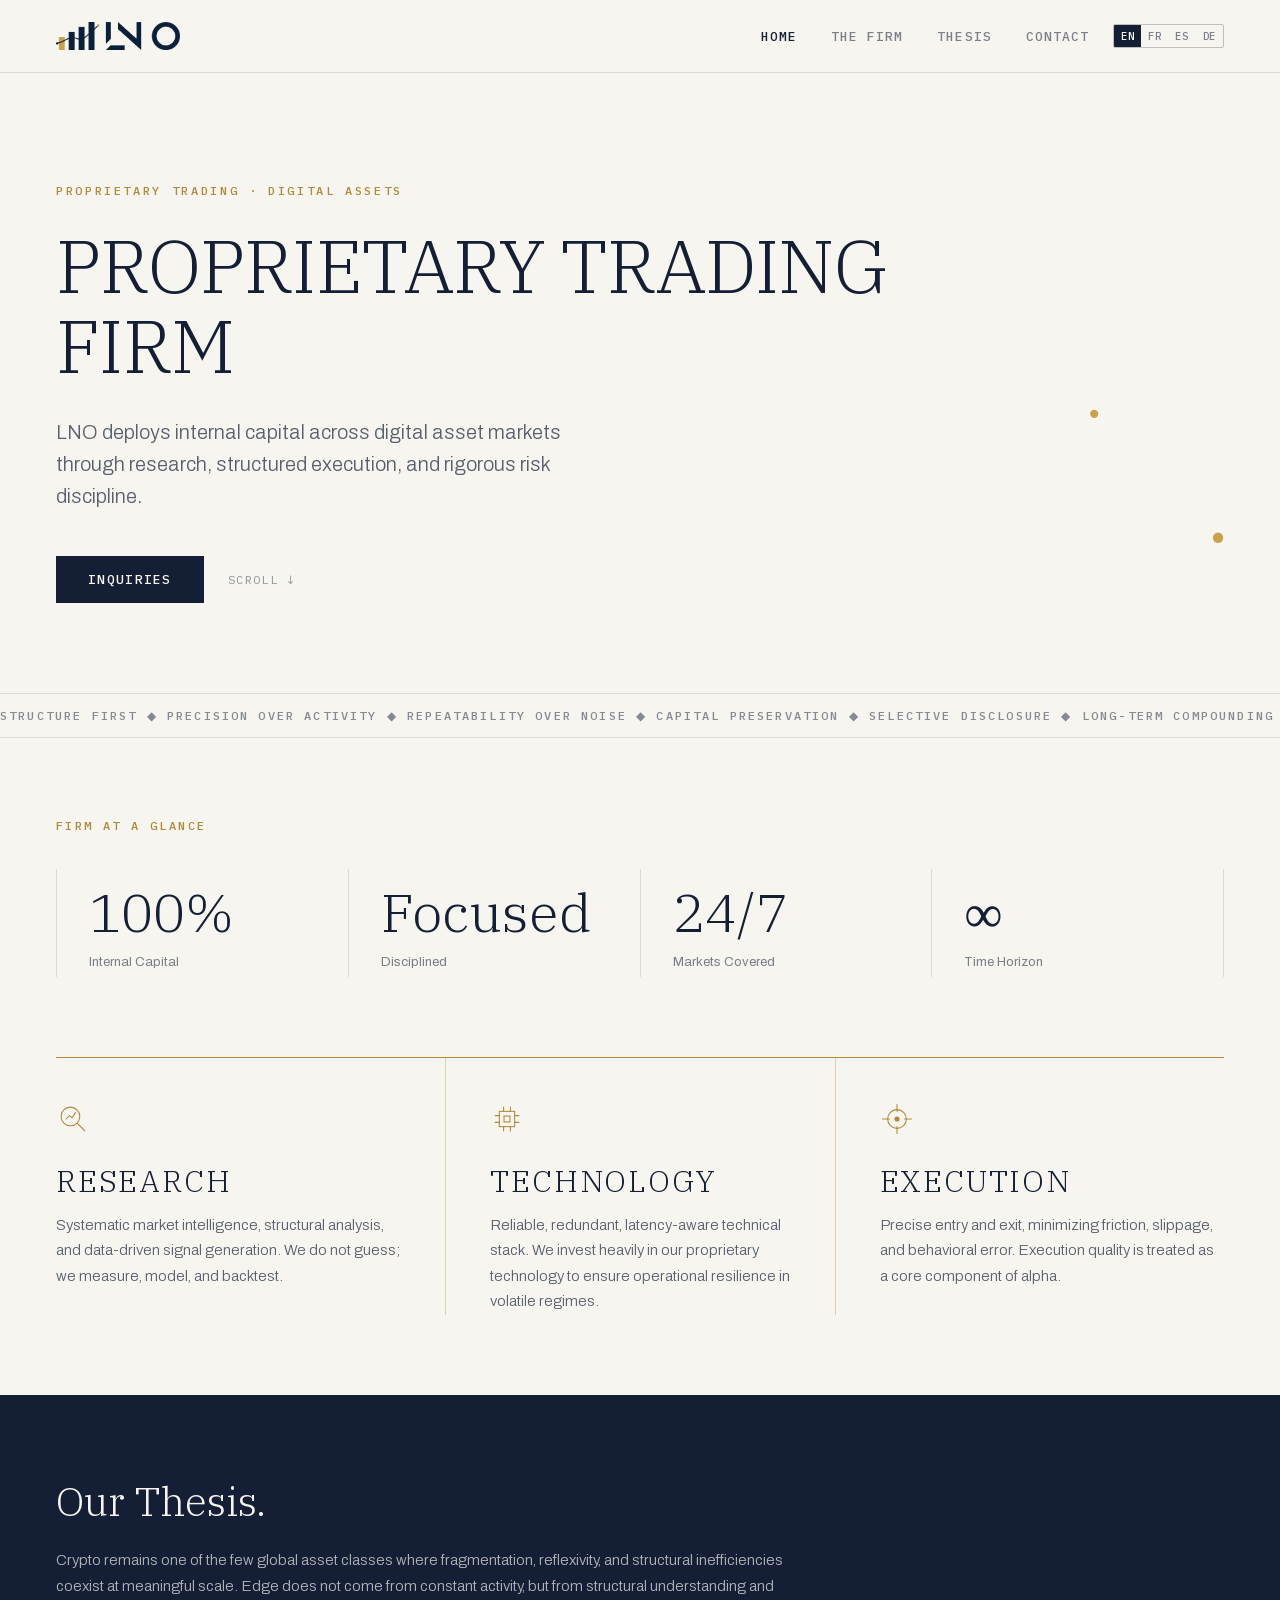
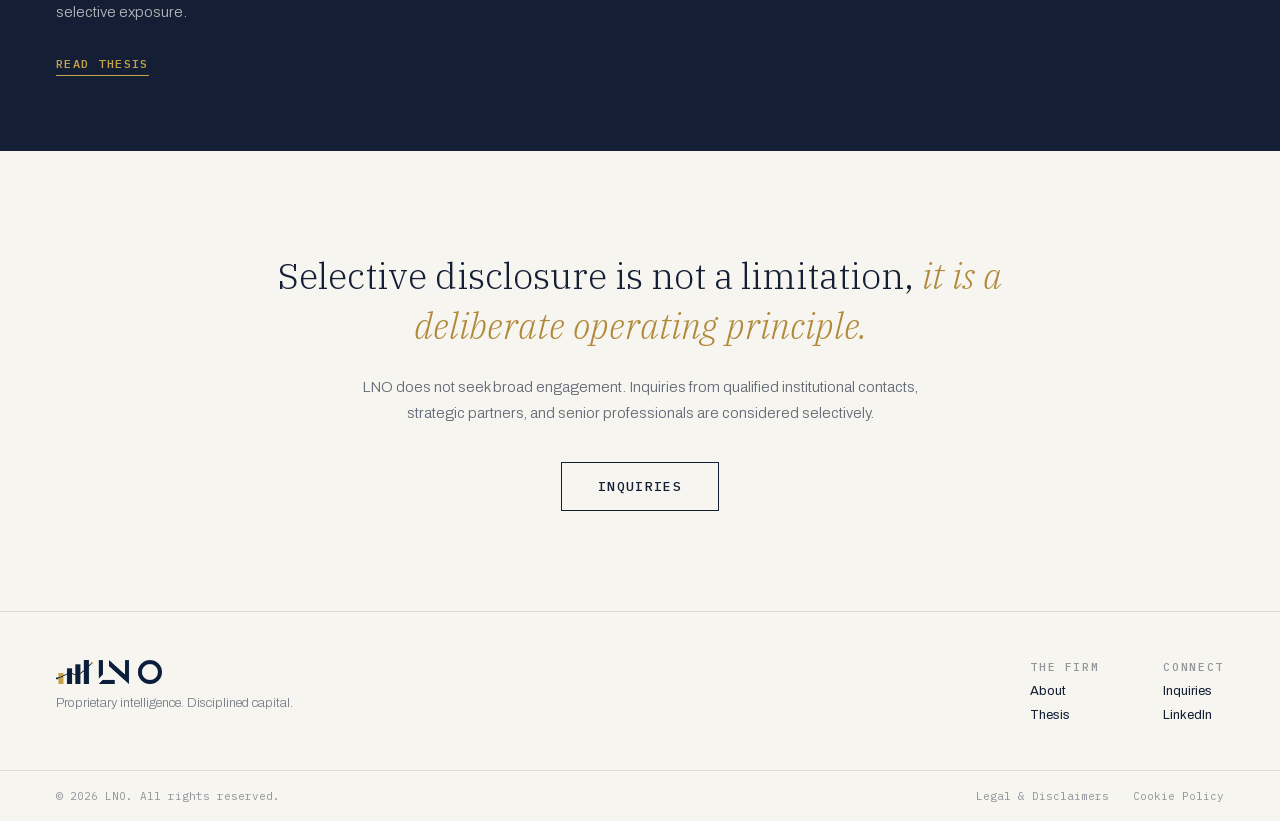
<file: index.html>
<!DOCTYPE html>
<html lang="en">
<head>
  <meta charset="UTF-8">
  <meta name="viewport" content="width=device-width, initial-scale=1.0">
  <title>LNO</title>
  <meta name="description" content="LNO deploys internal capital across digital asset markets through research, structured execution, and rigorous risk discipline.">
  <link rel="icon" href="favicon.ico" sizes="any">
  <link rel="icon" type="image/svg+xml" href="assets/favicon.svg">
  <link rel="icon" type="image/png" sizes="32x32" href="assets/favicon-32x32.png">
  <link rel="icon" type="image/png" sizes="16x16" href="assets/favicon-16x16.png">
  <link rel="icon" type="image/png" sizes="96x96" href="assets/favicon-96x96.png">
  <link rel="apple-touch-icon" sizes="180x180" href="assets/apple-touch-icon.png">
  <meta name="theme-color" content="#F7F5EF">
  <link rel="stylesheet" href="fonts.css">
  <link rel="stylesheet" href="style.css">
</head>
<body>

  <nav class="nav" id="nav">
    <a href="index.html" class="nav__logo"><img src="assets/lno-logo.png" alt="LNO"></a>
    <div class="nav__right" id="navRight">
      <ul class="nav__links">
        <li><a href="index.html" class="nav__link nav__link--active" data-i18n="nav.home">HOME</a></li>
        <li><a href="firm.html"  class="nav__link" data-i18n="nav.firm">THE FIRM</a></li>
        <li><a href="thesis.html" class="nav__link" data-i18n="nav.thesis">THESIS</a></li>
        <li><a href="contact.html" class="nav__link" data-i18n="nav.contact">CONTACT</a></li>
      </ul>
      <div class="nav__lang">
        <button class="nav__lang-btn" data-lang-btn="en">EN</button>
        <button class="nav__lang-btn" data-lang-btn="fr">FR</button>
        <button class="nav__lang-btn" data-lang-btn="es">ES</button>
        <button class="nav__lang-btn" data-lang-btn="de">DE</button>
      </div>
    </div>
    <button class="nav__hamburger" id="hamburger" aria-label="Menu" aria-expanded="false">
      <span></span><span></span><span></span>
    </button>
  </nav>

  <!-- HERO -->
  <section class="hero">
    <div class="hero__bg" aria-hidden="true">
      <svg width="100%" height="100%" viewBox="0 0 1240 620" preserveAspectRatio="xMaxYMid slice" style="display:block;animation:lnoDrift 22s ease-in-out infinite">
        <polyline points="620,540 760,500 900,520 1040,430 1180,460 1320,340" fill="none" stroke="#141F36" stroke-opacity=".12" stroke-width="2" stroke-dasharray="1400" stroke-dashoffset="1400" style="animation:lnoDraw 14s linear infinite"/>
        <polyline points="620,470 780,430 920,460 1060,340 1200,380 1340,240" fill="none" stroke="#141F36" stroke-opacity=".08" stroke-width="2" stroke-dasharray="1400" stroke-dashoffset="1400" style="animation:lnoDraw 14s linear infinite;animation-delay:-5s"/>
        <polyline points="620,400 800,360 940,390 1080,260 1220,310 1360,150" fill="none" stroke="#141F36" stroke-opacity=".05" stroke-width="2" stroke-dasharray="1400" stroke-dashoffset="1400" style="animation:lnoDraw 14s linear infinite;animation-delay:-9s"/>
        <circle cx="1180" cy="460" r="5" fill="#C9A24C" style="animation:lnoPulse 6s ease-in-out infinite"/>
        <circle cx="1060" cy="340" r="4" fill="#C9A24C" style="animation:lnoPulse 6s ease-in-out infinite;animation-delay:-3s"/>
      </svg>
    </div>
    <div class="hero__content fade-in">
      <p class="hero__kicker" data-i18n="home.kicker">PROPRIETARY TRADING · DIGITAL ASSETS</p>
      <h1 class="hero__h1" data-i18n="home.title">PROPRIETARY TRADING FIRM</h1>
      <p class="hero__sub" data-i18n="home.subtitle">LNO deploys internal capital across digital asset markets through research, structured execution, and rigorous risk discipline.</p>
      <div class="hero__ctas">
        <a href="contact.html" class="btn-primary" data-i18n="home.cta">INQUIRIES</a>
        <span class="hero__scroll-lbl"><span data-i18n="home.scroll">SCROLL</span> ↓</span>
      </div>
    </div>
  </section>

  <!-- MARQUEE -->
  <div class="marquee" aria-hidden="true">
    <div class="marquee__track" data-ribbon>
      <span class="marquee__text">STRUCTURE FIRST ◆ PRECISION OVER ACTIVITY ◆ REPEATABILITY OVER NOISE ◆ CAPITAL PRESERVATION ◆ SELECTIVE DISCLOSURE ◆ LONG-TERM COMPOUNDING ◆ RESEARCH-LED CONVICTION ◆ OPERATIONAL RESILIENCE ◆ </span>
      <span class="marquee__text">STRUCTURE FIRST ◆ PRECISION OVER ACTIVITY ◆ REPEATABILITY OVER NOISE ◆ CAPITAL PRESERVATION ◆ SELECTIVE DISCLOSURE ◆ LONG-TERM COMPOUNDING ◆ RESEARCH-LED CONVICTION ◆ OPERATIONAL RESILIENCE ◆ </span>
    </div>
  </div>

  <!-- STATS -->
  <section class="stats">
    <p class="stats__kicker" data-i18n="home.glanceLabel">FIRM AT A GLANCE</p>
    <div class="stats__grid">
      <div class="stats__item fade-in" style="--delay:.0s">
        <div class="stats__val" data-i18n="home.stats.0.value">100%</div>
        <div class="stats__lbl" data-i18n="home.stats.0.label">Internal Capital</div>
      </div>
      <div class="stats__item fade-in" style="--delay:.08s">
        <div class="stats__val" data-i18n="home.stats.1.value">Focused</div>
        <div class="stats__lbl" data-i18n="home.stats.1.label">Disciplined</div>
      </div>
      <div class="stats__item fade-in" style="--delay:.16s">
        <div class="stats__val" data-i18n="home.stats.2.value">24/7</div>
        <div class="stats__lbl" data-i18n="home.stats.2.label">Markets Covered</div>
      </div>
      <div class="stats__item fade-in" style="--delay:.24s">
        <div class="stats__val" data-i18n="home.stats.3.value">∞</div>
        <div class="stats__lbl" data-i18n="home.stats.3.label">Time Horizon</div>
      </div>
    </div>
  </section>

  <!-- TRIAD -->
  <section class="triad">
    <div class="triad__grid">
      <div class="triad__cell fade-in" style="--delay:0.00s">
        <svg class="triad__icon" width="34" height="34" viewBox="0 0 40 40" fill="none" stroke="currentColor" stroke-width="1.25" aria-hidden="true">
          <circle cx="17" cy="17" r="11"/>
          <path d="M25 25 L34 34" stroke-linecap="round"/>
          <polyline points="12,20 15.5,16 19,18.5 23,12.5" stroke-linejoin="round" stroke-linecap="round"/>
        </svg>
        <h3 class="triad__item" data-i18n="triad.research">RESEARCH</h3>
        <p class="triad__body" data-i18n="triad.researchBody">Systematic market intelligence, structural analysis, and data-driven signal generation. We do not guess; we measure, model, and backtest.</p>
      </div>
      <div class="triad__cell fade-in" style="--delay:0.08s">
        <svg class="triad__icon" width="34" height="34" viewBox="0 0 40 40" fill="none" stroke="currentColor" stroke-width="1.25" aria-hidden="true">
          <rect x="11" y="11" width="18" height="18"/>
          <rect x="16.5" y="16.5" width="7" height="7"/>
          <path d="M16 11V6M24 11V6M16 29v5M24 29v5M11 16H6M11 24H6M29 16h5M29 24h5" stroke-linecap="round"/>
        </svg>
        <h3 class="triad__item" data-i18n="triad.technology">TECHNOLOGY</h3>
        <p class="triad__body" data-i18n="triad.technologyBody">Reliable, redundant, latency-aware technical stack. We invest heavily in our proprietary technology to ensure operational resilience in volatile regimes.</p>
      </div>
      <div class="triad__cell fade-in" style="--delay:0.16s">
        <svg class="triad__icon" width="34" height="34" viewBox="0 0 40 40" fill="none" stroke="currentColor" stroke-width="1.25" aria-hidden="true">
          <circle cx="20" cy="20" r="11"/>
          <path d="M20 3v8M20 29v8M3 20h8M29 20h8" stroke-linecap="round"/>
          <circle cx="20" cy="20" r="3" fill="currentColor" stroke="none"/>
        </svg>
        <h3 class="triad__item" data-i18n="triad.execution">EXECUTION</h3>
        <p class="triad__body" data-i18n="triad.executionBody">Precise entry and exit, minimizing friction, slippage, and behavioral error. Execution quality is treated as a core component of alpha.</p>
      </div>
    </div>
  </section>

  <!-- NAVY BAND -->
  <section class="band band--single">
    <div class="fade-in" style="--delay:.0s">
      <h2 class="band__title" data-i18n="home.thesisTitle">Our Thesis.</h2>
      <p class="band__body" data-i18n="home.thesisBody">Crypto remains one of the few global asset classes where fragmentation, reflexivity, and structural inefficiencies coexist at meaningful scale. Edge does not come from constant activity, but from structural understanding and selective exposure.</p>
      <a href="thesis.html" class="band__link" data-i18n="home.thesisLink">READ THESIS</a>
    </div>
    </div>
  </section>

  <!-- CTA -->
  <section class="cta">
    <div class="fade-in">
      <h2 class="cta__quote"><span data-i18n="home.ctaQuoteA">Selective disclosure is not a limitation,</span> <em data-i18n="home.ctaQuoteB">it is a deliberate operating principle.</em></h2>
      <p class="cta__body" data-i18n="home.ctaBody">LNO does not seek broad engagement. Inquiries from qualified institutional contacts, strategic partners, and senior professionals are considered selectively.</p>
      <a href="contact.html" class="btn-outline" data-i18n="home.cta">INQUIRIES</a>
    </div>
  </section>

  <!-- FOOTER -->
  <footer class="footer">
    <div class="footer__main">
      <div class="footer__brand">
        <a href="index.html" class="footer__brand-logo"><img src="assets/lno-logo.png" alt="LNO"></a>
        <p class="footer__tagline" data-i18n="footer.tagline">Proprietary intelligence. Disciplined capital.</p>
      </div>
      <nav class="footer__nav" aria-label="Footer navigation">
        <div class="footer__col">
          <p class="footer__col-label" data-i18n="footer.firmLabel">THE FIRM</p>
          <a href="firm.html" class="footer__link" data-i18n="footer.about">About</a>
          <a href="thesis.html" class="footer__link" data-i18n="footer.thesisLink">Thesis</a>
        </div>
        <div class="footer__col">
          <p class="footer__col-label" data-i18n="footer.connectLabel">CONNECT</p>
          <a href="contact.html" class="footer__link" data-i18n="footer.inquiries">Inquiries</a>
          <a href="https://www.linkedin.com/company/wearelno/" class="footer__link" target="_blank" rel="noopener" data-i18n="footer.linkedin">LinkedIn</a>
        </div>
      </nav>
    </div>
    <div class="footer__bottom">
      <span data-i18n="footer.copyright">© 2026 LNO. All rights reserved.</span>
      <div class="footer__legal">
        <a href="privacy.html" data-i18n="footer.legal">Legal &amp; Disclaimers</a>
        <a href="cookies.html" data-i18n="footer.cookie">Cookie Policy</a>
      </div>
    </div>
  </footer>

  <script src="script.js"></script>
</body>
</html>
</file>
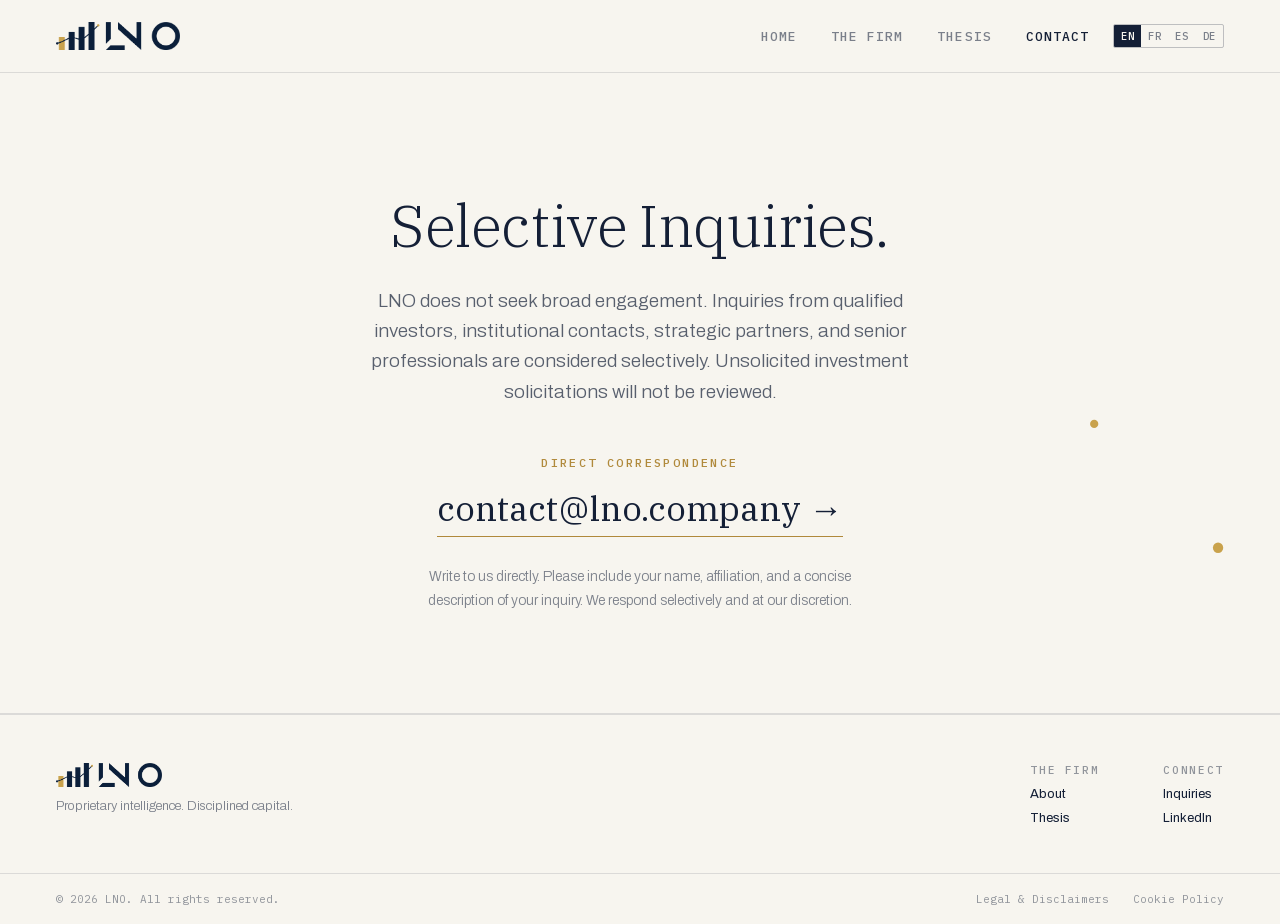
<file: contact.html>
<!DOCTYPE html>
<html lang="en">
<head>
  <meta charset="UTF-8">
  <meta name="viewport" content="width=device-width, initial-scale=1.0">
  <title>LNO | Contact</title>
  <meta name="description" content="LNO does not seek broad engagement. Inquiries from qualified investors, institutional contacts, strategic partners, and senior professionals are considered selectively.">
  <link rel="icon" href="favicon.ico" sizes="any">
  <link rel="icon" type="image/svg+xml" href="assets/favicon.svg">
  <link rel="icon" type="image/png" sizes="32x32" href="assets/favicon-32x32.png">
  <link rel="icon" type="image/png" sizes="16x16" href="assets/favicon-16x16.png">
  <link rel="icon" type="image/png" sizes="96x96" href="assets/favicon-96x96.png">
  <link rel="apple-touch-icon" sizes="180x180" href="assets/apple-touch-icon.png">
  <meta name="theme-color" content="#F7F5EF">
  <link rel="stylesheet" href="fonts.css">
  <link rel="stylesheet" href="style.css">
</head>
<body>

  <nav class="nav" id="nav">
    <a href="index.html" class="nav__logo"><img src="assets/lno-logo.png" alt="LNO"></a>
    <div class="nav__right" id="navRight">
      <ul class="nav__links">
        <li><a href="index.html"    class="nav__link" data-i18n="nav.home">HOME</a></li>
        <li><a href="firm.html"     class="nav__link" data-i18n="nav.firm">THE FIRM</a></li>
        <li><a href="thesis.html"   class="nav__link" data-i18n="nav.thesis">THESIS</a></li>
        <li><a href="contact.html"  class="nav__link nav__link--active" data-i18n="nav.contact">CONTACT</a></li>
      </ul>
      <div class="nav__lang">
        <button class="nav__lang-btn" data-lang-btn="en">EN</button>
        <button class="nav__lang-btn" data-lang-btn="fr">FR</button>
        <button class="nav__lang-btn" data-lang-btn="es">ES</button>
        <button class="nav__lang-btn" data-lang-btn="de">DE</button>
      </div>
    </div>
    <button class="nav__hamburger" id="hamburger" aria-label="Menu" aria-expanded="false">
      <span></span><span></span><span></span>
    </button>
  </nav>

  <!-- PAGE HERO (centered) -->
  <section class="page-hero page-hero--center">
    <div class="page-hero__bg" aria-hidden="true">
      <svg width="100%" height="100%" viewBox="0 0 1240 620" preserveAspectRatio="xMaxYMid slice" style="display:block;animation:lnoDrift 22s ease-in-out infinite">
        <polyline points="620,540 760,500 900,520 1040,430 1180,460 1320,340" fill="none" stroke="#141F36" stroke-opacity=".12" stroke-width="2" stroke-dasharray="1400" stroke-dashoffset="1400" style="animation:lnoDraw 14s linear infinite"/>
        <polyline points="620,470 780,430 920,460 1060,340 1200,380 1340,240" fill="none" stroke="#141F36" stroke-opacity=".08" stroke-width="2" stroke-dasharray="1400" stroke-dashoffset="1400" style="animation:lnoDraw 14s linear infinite;animation-delay:-5s"/>
        <polyline points="620,400 800,360 940,390 1080,260 1220,310 1360,150" fill="none" stroke="#141F36" stroke-opacity=".05" stroke-width="2" stroke-dasharray="1400" stroke-dashoffset="1400" style="animation:lnoDraw 14s linear infinite;animation-delay:-9s"/>
        <circle cx="1180" cy="460" r="5" fill="#C9A24C" style="animation:lnoPulse 6s ease-in-out infinite"/>
        <circle cx="1060" cy="340" r="4" fill="#C9A24C" style="animation:lnoPulse 6s ease-in-out infinite;animation-delay:-3s"/>
      </svg>
    </div>
    <div class="page-hero__content fade-in">
      <h1 class="page-hero__h1" data-i18n="contact.title">Selective Inquiries.</h1>
      <p class="page-hero__lead" data-i18n="contact.lead">LNO does not seek broad engagement. Inquiries from qualified investors, institutional contacts, strategic partners, and senior professionals are considered selectively. Unsolicited investment solicitations will not be reviewed.</p>
      <div class="contact-direct">
        <p class="contact-direct__label" data-i18n="contact.directLabel">DIRECT CORRESPONDENCE</p>
        <a href="mailto:contact@lno.company" class="contact-direct__email">contact@lno.company →</a>
        <p class="contact-direct__note" data-i18n="contact.emailNote">Write to us directly. Please include your name, affiliation, and a concise description of your inquiry. We respond selectively and at our discretion.</p>
      </div>
    </div>
  </section>

  <!-- FOOTER -->
  <footer class="footer">
    <div class="footer__main">
      <div class="footer__brand">
        <a href="index.html" class="footer__brand-logo"><img src="assets/lno-logo.png" alt="LNO"></a>
        <p class="footer__tagline" data-i18n="footer.tagline">Proprietary intelligence. Disciplined capital.</p>
      </div>
      <nav class="footer__nav" aria-label="Footer navigation">
        <div class="footer__col">
          <p class="footer__col-label" data-i18n="footer.firmLabel">THE FIRM</p>
          <a href="firm.html"     class="footer__link" data-i18n="footer.about">About</a>
          <a href="thesis.html"   class="footer__link" data-i18n="footer.thesisLink">Thesis</a>
        </div>
        <div class="footer__col">
          <p class="footer__col-label" data-i18n="footer.connectLabel">CONNECT</p>
          <a href="contact.html" class="footer__link" data-i18n="footer.inquiries">Inquiries</a>
          <a href="https://www.linkedin.com/company/wearelno/" class="footer__link" target="_blank" rel="noopener" data-i18n="footer.linkedin">LinkedIn</a>
        </div>
      </nav>
    </div>
    <div class="footer__bottom">
      <span data-i18n="footer.copyright">© 2026 LNO. All rights reserved.</span>
      <div class="footer__legal">
        <a href="privacy.html" data-i18n="footer.legal">Legal &amp; Disclaimers</a>
        <a href="cookies.html" data-i18n="footer.cookie">Cookie Policy</a>
      </div>
    </div>
  </footer>

  <script src="script.js"></script>
</body>
</html>
</file>
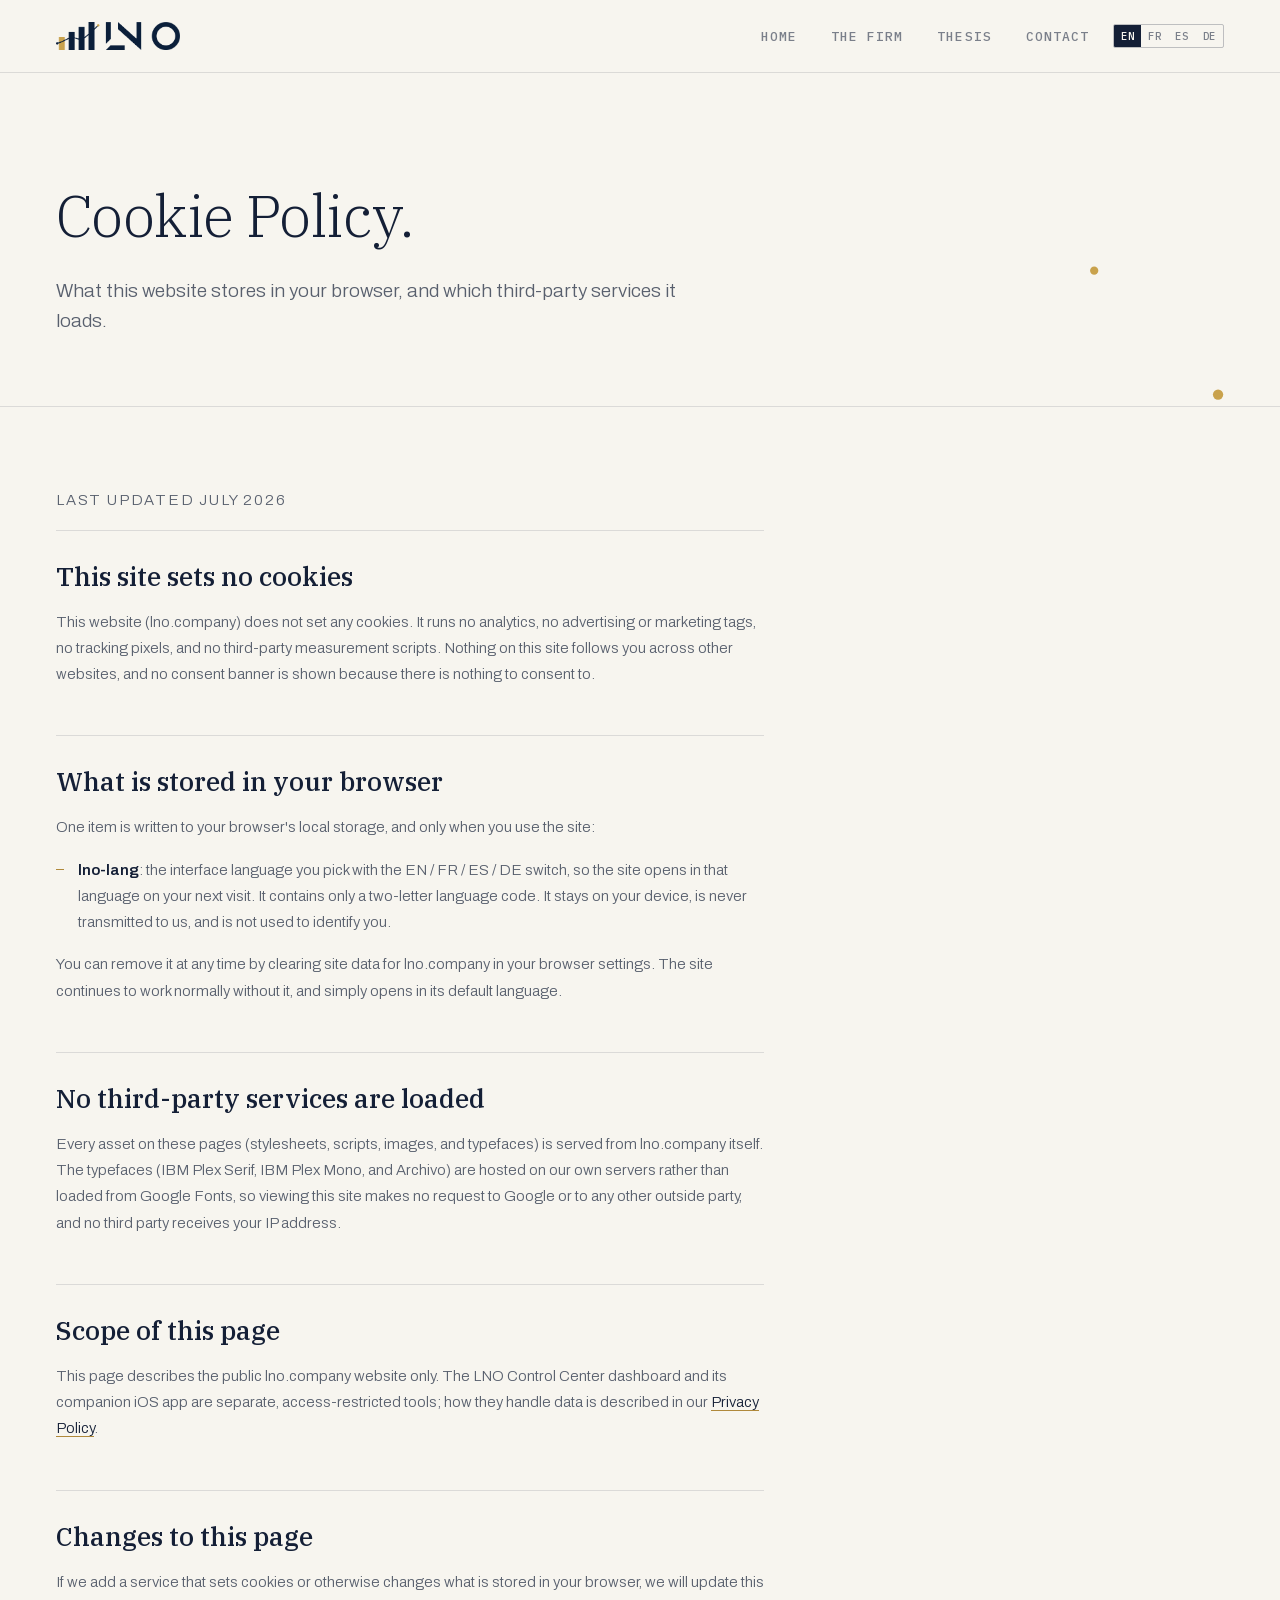
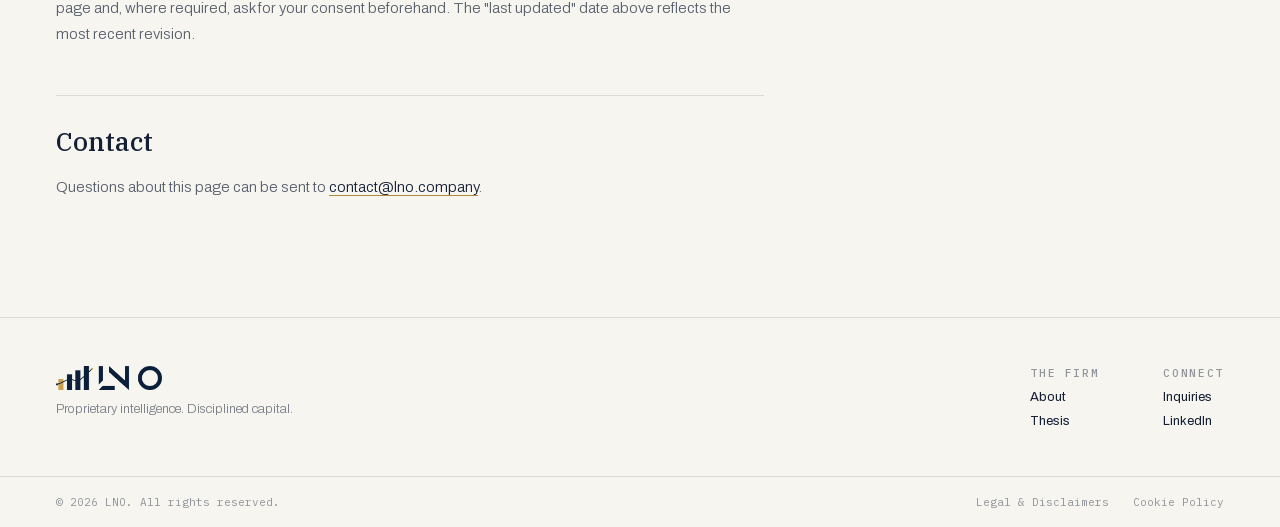
<file: cookies.html>
<!DOCTYPE html>
<html lang="en">
<head>
  <meta charset="UTF-8">
  <meta name="viewport" content="width=device-width, initial-scale=1.0">
  <title>LNO | Cookie Policy</title>
  <meta name="description" content="What this website stores in your browser, and which third-party services it loads.">
  <link rel="icon" href="favicon.ico" sizes="any">
  <link rel="icon" type="image/svg+xml" href="assets/favicon.svg">
  <link rel="icon" type="image/png" sizes="32x32" href="assets/favicon-32x32.png">
  <link rel="icon" type="image/png" sizes="16x16" href="assets/favicon-16x16.png">
  <link rel="icon" type="image/png" sizes="96x96" href="assets/favicon-96x96.png">
  <link rel="apple-touch-icon" sizes="180x180" href="assets/apple-touch-icon.png">
  <meta name="theme-color" content="#F7F5EF">
  <link rel="stylesheet" href="fonts.css">
  <link rel="stylesheet" href="style.css">
</head>
<body>

  <nav class="nav" id="nav">
    <a href="index.html" class="nav__logo"><img src="assets/lno-logo.png" alt="LNO"></a>
    <div class="nav__right" id="navRight">
      <ul class="nav__links">
        <li><a href="index.html"    class="nav__link" data-i18n="nav.home">HOME</a></li>
        <li><a href="firm.html"     class="nav__link" data-i18n="nav.firm">THE FIRM</a></li>
        <li><a href="thesis.html"   class="nav__link" data-i18n="nav.thesis">THESIS</a></li>
        <li><a href="contact.html"  class="nav__link" data-i18n="nav.contact">CONTACT</a></li>
      </ul>
      <div class="nav__lang">
        <button class="nav__lang-btn" data-lang-btn="en">EN</button>
        <button class="nav__lang-btn" data-lang-btn="fr">FR</button>
        <button class="nav__lang-btn" data-lang-btn="es">ES</button>
        <button class="nav__lang-btn" data-lang-btn="de">DE</button>
      </div>
    </div>
    <button class="nav__hamburger" id="hamburger" aria-label="Menu" aria-expanded="false">
      <span></span><span></span><span></span>
    </button>
  </nav>

  <!-- PAGE HERO -->
  <section class="page-hero">
    <div class="page-hero__bg" aria-hidden="true">
      <svg width="100%" height="100%" viewBox="0 0 1240 620" preserveAspectRatio="xMaxYMid slice" style="display:block;animation:lnoDrift 22s ease-in-out infinite">
        <polyline points="620,540 760,500 900,520 1040,430 1180,460 1320,340" fill="none" stroke="#141F36" stroke-opacity=".12" stroke-width="2" stroke-dasharray="1400" stroke-dashoffset="1400" style="animation:lnoDraw 14s linear infinite"/>
        <polyline points="620,470 780,430 920,460 1060,340 1200,380 1340,240" fill="none" stroke="#141F36" stroke-opacity=".08" stroke-width="2" stroke-dasharray="1400" stroke-dashoffset="1400" style="animation:lnoDraw 14s linear infinite;animation-delay:-5s"/>
        <polyline points="620,400 800,360 940,390 1080,260 1220,310 1360,150" fill="none" stroke="#141F36" stroke-opacity=".05" stroke-width="2" stroke-dasharray="1400" stroke-dashoffset="1400" style="animation:lnoDraw 14s linear infinite;animation-delay:-9s"/>
        <circle cx="1180" cy="460" r="5" fill="#C9A24C" style="animation:lnoPulse 6s ease-in-out infinite"/>
        <circle cx="1060" cy="340" r="4" fill="#C9A24C" style="animation:lnoPulse 6s ease-in-out infinite;animation-delay:-3s"/>
      </svg>
    </div>
    <div class="page-hero__content fade-in">
      <h1 class="page-hero__h1">Cookie Policy.</h1>
      <p class="page-hero__lead">What this website stores in your browser, and which third-party services it loads.</p>
    </div>
  </section>

  <!-- LEGAL BODY -->
  <section class="legal">
    <p class="legal__updated">Last updated July 2026</p>

    <h2>This site sets no cookies</h2>
    <p>This website (lno.company) does not set any cookies. It runs no analytics, no advertising or marketing tags, no tracking pixels, and no third-party measurement scripts. Nothing on this site follows you across other websites, and no consent banner is shown because there is nothing to consent to.</p>

    <h2>What is stored in your browser</h2>
    <p>One item is written to your browser's local storage, and only when you use the site:</p>
    <ul>
      <li><strong>lno-lang</strong>: the interface language you pick with the EN / FR / ES / DE switch, so the site opens in that language on your next visit. It contains only a two-letter language code. It stays on your device, is never transmitted to us, and is not used to identify you.</li>
    </ul>
    <p>You can remove it at any time by clearing site data for lno.company in your browser settings. The site continues to work normally without it, and simply opens in its default language.</p>

    <h2>No third-party services are loaded</h2>
    <p>Every asset on these pages (stylesheets, scripts, images, and typefaces) is served from lno.company itself. The typefaces (IBM Plex Serif, IBM Plex Mono, and Archivo) are hosted on our own servers rather than loaded from Google Fonts, so viewing this site makes no request to Google or to any other outside party, and no third party receives your IP address.</p>

    <h2>Scope of this page</h2>
    <p>This page describes the public lno.company website only. The LNO Control Center dashboard and its companion iOS app are separate, access-restricted tools; how they handle data is described in our <a href="privacy.html">Privacy Policy</a>.</p>

    <h2>Changes to this page</h2>
    <p>If we add a service that sets cookies or otherwise changes what is stored in your browser, we will update this page and, where required, ask for your consent beforehand. The "last updated" date above reflects the most recent revision.</p>

    <h2>Contact</h2>
    <p>Questions about this page can be sent to <a href="mailto:contact@lno.company">contact@lno.company</a>.</p>
  </section>

  <!-- FOOTER -->
  <footer class="footer">
    <div class="footer__main">
      <div class="footer__brand">
        <a href="index.html" class="footer__brand-logo"><img src="assets/lno-logo.png" alt="LNO"></a>
        <p class="footer__tagline" data-i18n="footer.tagline">Proprietary intelligence. Disciplined capital.</p>
      </div>
      <nav class="footer__nav" aria-label="Footer navigation">
        <div class="footer__col">
          <p class="footer__col-label" data-i18n="footer.firmLabel">THE FIRM</p>
          <a href="firm.html"     class="footer__link" data-i18n="footer.about">About</a>
          <a href="thesis.html"   class="footer__link" data-i18n="footer.thesisLink">Thesis</a>
        </div>
        <div class="footer__col">
          <p class="footer__col-label" data-i18n="footer.connectLabel">CONNECT</p>
          <a href="contact.html" class="footer__link" data-i18n="footer.inquiries">Inquiries</a>
          <a href="https://www.linkedin.com/company/wearelno/" class="footer__link" target="_blank" rel="noopener" data-i18n="footer.linkedin">LinkedIn</a>
        </div>
      </nav>
    </div>
    <div class="footer__bottom">
      <span data-i18n="footer.copyright">© 2026 LNO. All rights reserved.</span>
      <div class="footer__legal">
        <a href="privacy.html" data-i18n="footer.legal">Legal &amp; Disclaimers</a>
        <a href="cookies.html" data-i18n="footer.cookie">Cookie Policy</a>
      </div>
    </div>
  </footer>

  <script src="script.js"></script>
</body>
</html>
</file>
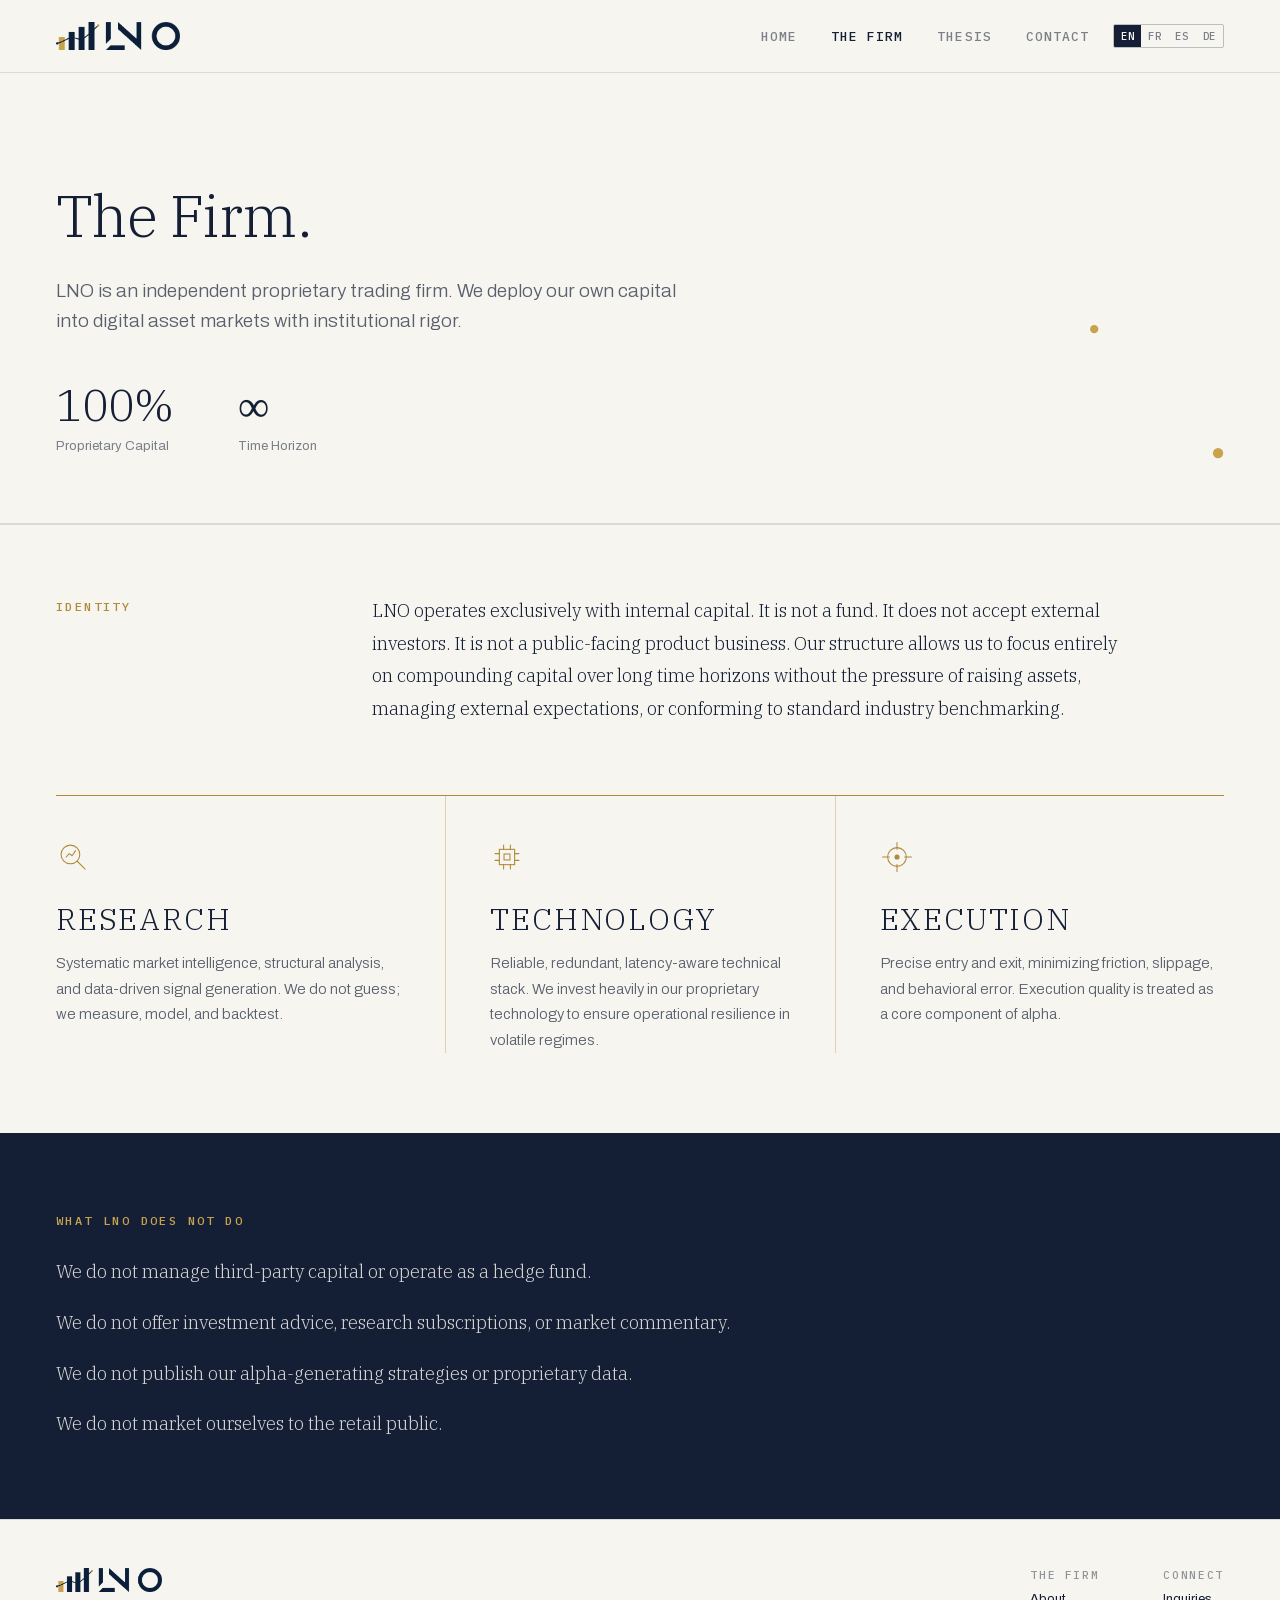
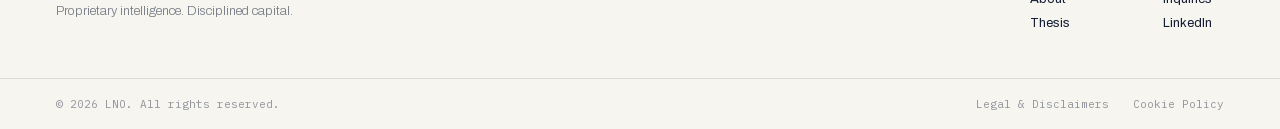
<file: firm.html>
<!DOCTYPE html>
<html lang="en">
<head>
  <meta charset="UTF-8">
  <meta name="viewport" content="width=device-width, initial-scale=1.0">
  <title>LNO | The Firm</title>
  <meta name="description" content="LNO is an independent proprietary trading firm. We deploy our own capital into digital asset markets with institutional rigor.">
  <link rel="icon" href="favicon.ico" sizes="any">
  <link rel="icon" type="image/svg+xml" href="assets/favicon.svg">
  <link rel="icon" type="image/png" sizes="32x32" href="assets/favicon-32x32.png">
  <link rel="icon" type="image/png" sizes="16x16" href="assets/favicon-16x16.png">
  <link rel="icon" type="image/png" sizes="96x96" href="assets/favicon-96x96.png">
  <link rel="apple-touch-icon" sizes="180x180" href="assets/apple-touch-icon.png">
  <meta name="theme-color" content="#F7F5EF">
  <link rel="stylesheet" href="fonts.css">
  <link rel="stylesheet" href="style.css">
</head>
<body>

  <nav class="nav" id="nav">
    <a href="index.html" class="nav__logo"><img src="assets/lno-logo.png" alt="LNO"></a>
    <div class="nav__right" id="navRight">
      <ul class="nav__links">
        <li><a href="index.html"    class="nav__link" data-i18n="nav.home">HOME</a></li>
        <li><a href="firm.html"     class="nav__link nav__link--active" data-i18n="nav.firm">THE FIRM</a></li>
        <li><a href="thesis.html"   class="nav__link" data-i18n="nav.thesis">THESIS</a></li>
        <li><a href="contact.html"  class="nav__link" data-i18n="nav.contact">CONTACT</a></li>
      </ul>
      <div class="nav__lang">
        <button class="nav__lang-btn" data-lang-btn="en">EN</button>
        <button class="nav__lang-btn" data-lang-btn="fr">FR</button>
        <button class="nav__lang-btn" data-lang-btn="es">ES</button>
        <button class="nav__lang-btn" data-lang-btn="de">DE</button>
      </div>
    </div>
    <button class="nav__hamburger" id="hamburger" aria-label="Menu" aria-expanded="false">
      <span></span><span></span><span></span>
    </button>
  </nav>

  <!-- PAGE HERO -->
  <section class="page-hero">
    <div class="page-hero__bg" aria-hidden="true">
      <svg width="100%" height="100%" viewBox="0 0 1240 620" preserveAspectRatio="xMaxYMid slice" style="display:block;animation:lnoDrift 22s ease-in-out infinite">
        <polyline points="620,540 760,500 900,520 1040,430 1180,460 1320,340" fill="none" stroke="#141F36" stroke-opacity=".12" stroke-width="2" stroke-dasharray="1400" stroke-dashoffset="1400" style="animation:lnoDraw 14s linear infinite"/>
        <polyline points="620,470 780,430 920,460 1060,340 1200,380 1340,240" fill="none" stroke="#141F36" stroke-opacity=".08" stroke-width="2" stroke-dasharray="1400" stroke-dashoffset="1400" style="animation:lnoDraw 14s linear infinite;animation-delay:-5s"/>
        <polyline points="620,400 800,360 940,390 1080,260 1220,310 1360,150" fill="none" stroke="#141F36" stroke-opacity=".05" stroke-width="2" stroke-dasharray="1400" stroke-dashoffset="1400" style="animation:lnoDraw 14s linear infinite;animation-delay:-9s"/>
        <circle cx="1180" cy="460" r="5" fill="#C9A24C" style="animation:lnoPulse 6s ease-in-out infinite"/>
        <circle cx="1060" cy="340" r="4" fill="#C9A24C" style="animation:lnoPulse 6s ease-in-out infinite;animation-delay:-3s"/>
      </svg>
    </div>
    <div class="page-hero__content fade-in">
      <h1 class="page-hero__h1" data-i18n="firm.title">The Firm.</h1>
      <p class="page-hero__lead" data-i18n="firm.lead">LNO is an independent proprietary trading firm. We deploy our own capital into digital asset markets with institutional rigor.</p>
      <div class="page-hero__stats">
        <div class="phstat">
          <div class="phstat__val" data-i18n="firm.stat1.value">100%</div>
          <div class="phstat__label" data-i18n="firm.stat1.label">Proprietary Capital</div>
        </div>
        <div class="phstat">
          <div class="phstat__val" data-i18n="firm.stat2.value">∞</div>
          <div class="phstat__label" data-i18n="firm.stat2.label">Time Horizon</div>
        </div>
      </div>
    </div>
  </section>

  <!-- IDENTITY -->
  <section class="identity">
    <p class="identity__label" data-i18n="firm.identityLabel">IDENTITY</p>
    <p class="identity__body" data-i18n="firm.identityBody">LNO operates exclusively with internal capital. It is not a fund. It does not accept external investors. It is not a public-facing product business. Our structure allows us to focus entirely on compounding capital over long time horizons without the pressure of raising assets, managing external expectations, or conforming to standard industry benchmarking.</p>
  </section>

  <!-- TRIAD -->
  <section class="triad">
    <div class="triad__grid">
      <div class="triad__cell fade-in" style="--delay:0.00s">
        <svg class="triad__icon" width="34" height="34" viewBox="0 0 40 40" fill="none" stroke="currentColor" stroke-width="1.25" aria-hidden="true">
          <circle cx="17" cy="17" r="11"/>
          <path d="M25 25 L34 34" stroke-linecap="round"/>
          <polyline points="12,20 15.5,16 19,18.5 23,12.5" stroke-linejoin="round" stroke-linecap="round"/>
        </svg>
        <h3 class="triad__item" data-i18n="triad.research">RESEARCH</h3>
        <p class="triad__body" data-i18n="triad.researchBody">Systematic market intelligence, structural analysis, and data-driven signal generation. We do not guess; we measure, model, and backtest.</p>
      </div>
      <div class="triad__cell fade-in" style="--delay:0.08s">
        <svg class="triad__icon" width="34" height="34" viewBox="0 0 40 40" fill="none" stroke="currentColor" stroke-width="1.25" aria-hidden="true">
          <rect x="11" y="11" width="18" height="18"/>
          <rect x="16.5" y="16.5" width="7" height="7"/>
          <path d="M16 11V6M24 11V6M16 29v5M24 29v5M11 16H6M11 24H6M29 16h5M29 24h5" stroke-linecap="round"/>
        </svg>
        <h3 class="triad__item" data-i18n="triad.technology">TECHNOLOGY</h3>
        <p class="triad__body" data-i18n="triad.technologyBody">Reliable, redundant, latency-aware technical stack. We invest heavily in our proprietary technology to ensure operational resilience in volatile regimes.</p>
      </div>
      <div class="triad__cell fade-in" style="--delay:0.16s">
        <svg class="triad__icon" width="34" height="34" viewBox="0 0 40 40" fill="none" stroke="currentColor" stroke-width="1.25" aria-hidden="true">
          <circle cx="20" cy="20" r="11"/>
          <path d="M20 3v8M20 29v8M3 20h8M29 20h8" stroke-linecap="round"/>
          <circle cx="20" cy="20" r="3" fill="currentColor" stroke="none"/>
        </svg>
        <h3 class="triad__item" data-i18n="triad.execution">EXECUTION</h3>
        <p class="triad__body" data-i18n="triad.executionBody">Precise entry and exit, minimizing friction, slippage, and behavioral error. Execution quality is treated as a core component of alpha.</p>
      </div>
    </div>
  </section>

  <!-- WHAT LNO DOES NOT DO -->
  <section class="not-do">
    <p class="not-do__kicker" data-i18n="firm.notDoLabel">WHAT LNO DOES NOT DO</p>
    <ul class="not-do__list">
      <li class="not-do__item" data-i18n="firm.notDo.0">We do not manage third-party capital or operate as a hedge fund.</li>
      <li class="not-do__item" data-i18n="firm.notDo.1">We do not offer investment advice, research subscriptions, or market commentary.</li>
      <li class="not-do__item" data-i18n="firm.notDo.2">We do not publish our alpha-generating strategies or proprietary data.</li>
      <li class="not-do__item" data-i18n="firm.notDo.3">We do not market ourselves to the retail public.</li>
    </ul>
  </section>

  <!-- FOOTER -->
  <footer class="footer">
    <div class="footer__main">
      <div class="footer__brand">
        <a href="index.html" class="footer__brand-logo"><img src="assets/lno-logo.png" alt="LNO"></a>
        <p class="footer__tagline" data-i18n="footer.tagline">Proprietary intelligence. Disciplined capital.</p>
      </div>
      <nav class="footer__nav" aria-label="Footer navigation">
        <div class="footer__col">
          <p class="footer__col-label" data-i18n="footer.firmLabel">THE FIRM</p>
          <a href="firm.html"     class="footer__link" data-i18n="footer.about">About</a>
          <a href="thesis.html"   class="footer__link" data-i18n="footer.thesisLink">Thesis</a>
        </div>
        <div class="footer__col">
          <p class="footer__col-label" data-i18n="footer.connectLabel">CONNECT</p>
          <a href="contact.html" class="footer__link" data-i18n="footer.inquiries">Inquiries</a>
          <a href="https://www.linkedin.com/company/wearelno/" class="footer__link" target="_blank" rel="noopener" data-i18n="footer.linkedin">LinkedIn</a>
        </div>
      </nav>
    </div>
    <div class="footer__bottom">
      <span data-i18n="footer.copyright">© 2026 LNO. All rights reserved.</span>
      <div class="footer__legal">
        <a href="privacy.html" data-i18n="footer.legal">Legal &amp; Disclaimers</a>
        <a href="cookies.html" data-i18n="footer.cookie">Cookie Policy</a>
      </div>
    </div>
  </footer>

  <script src="script.js"></script>
</body>
</html>
</file>
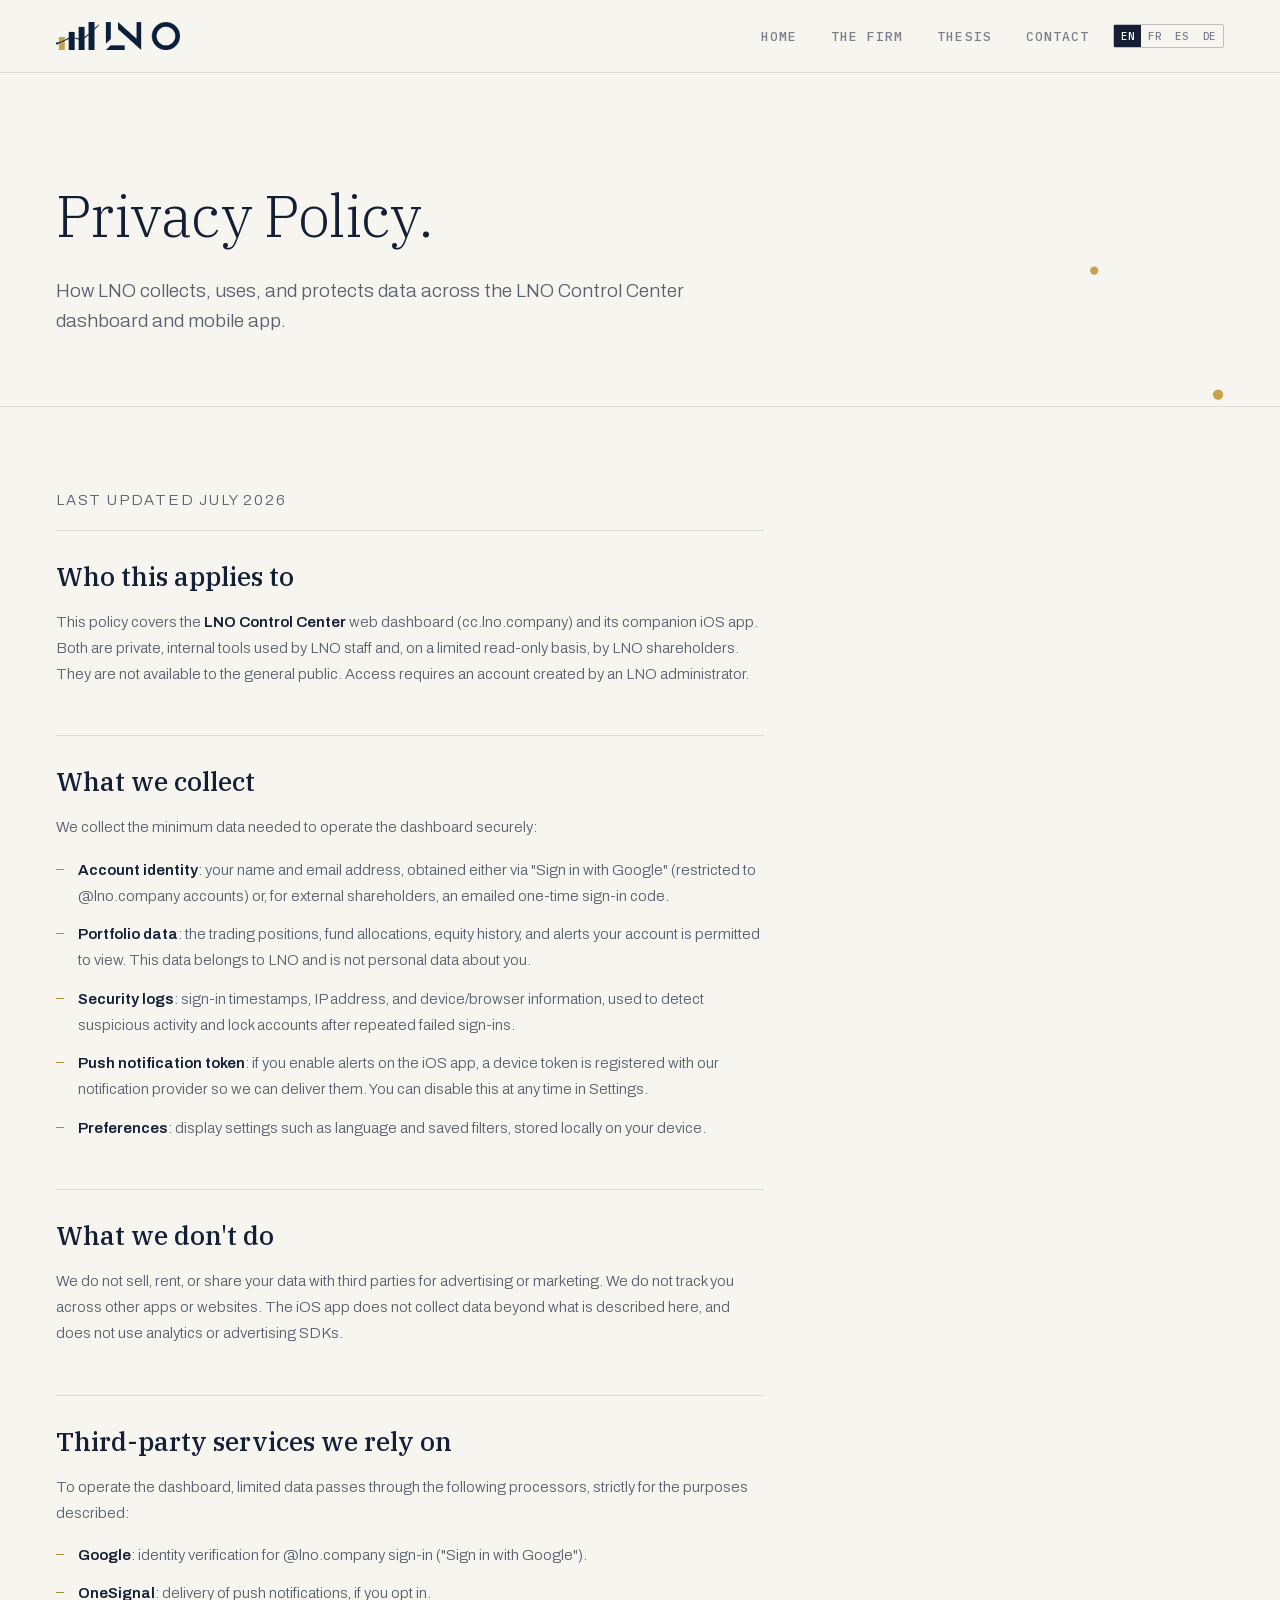
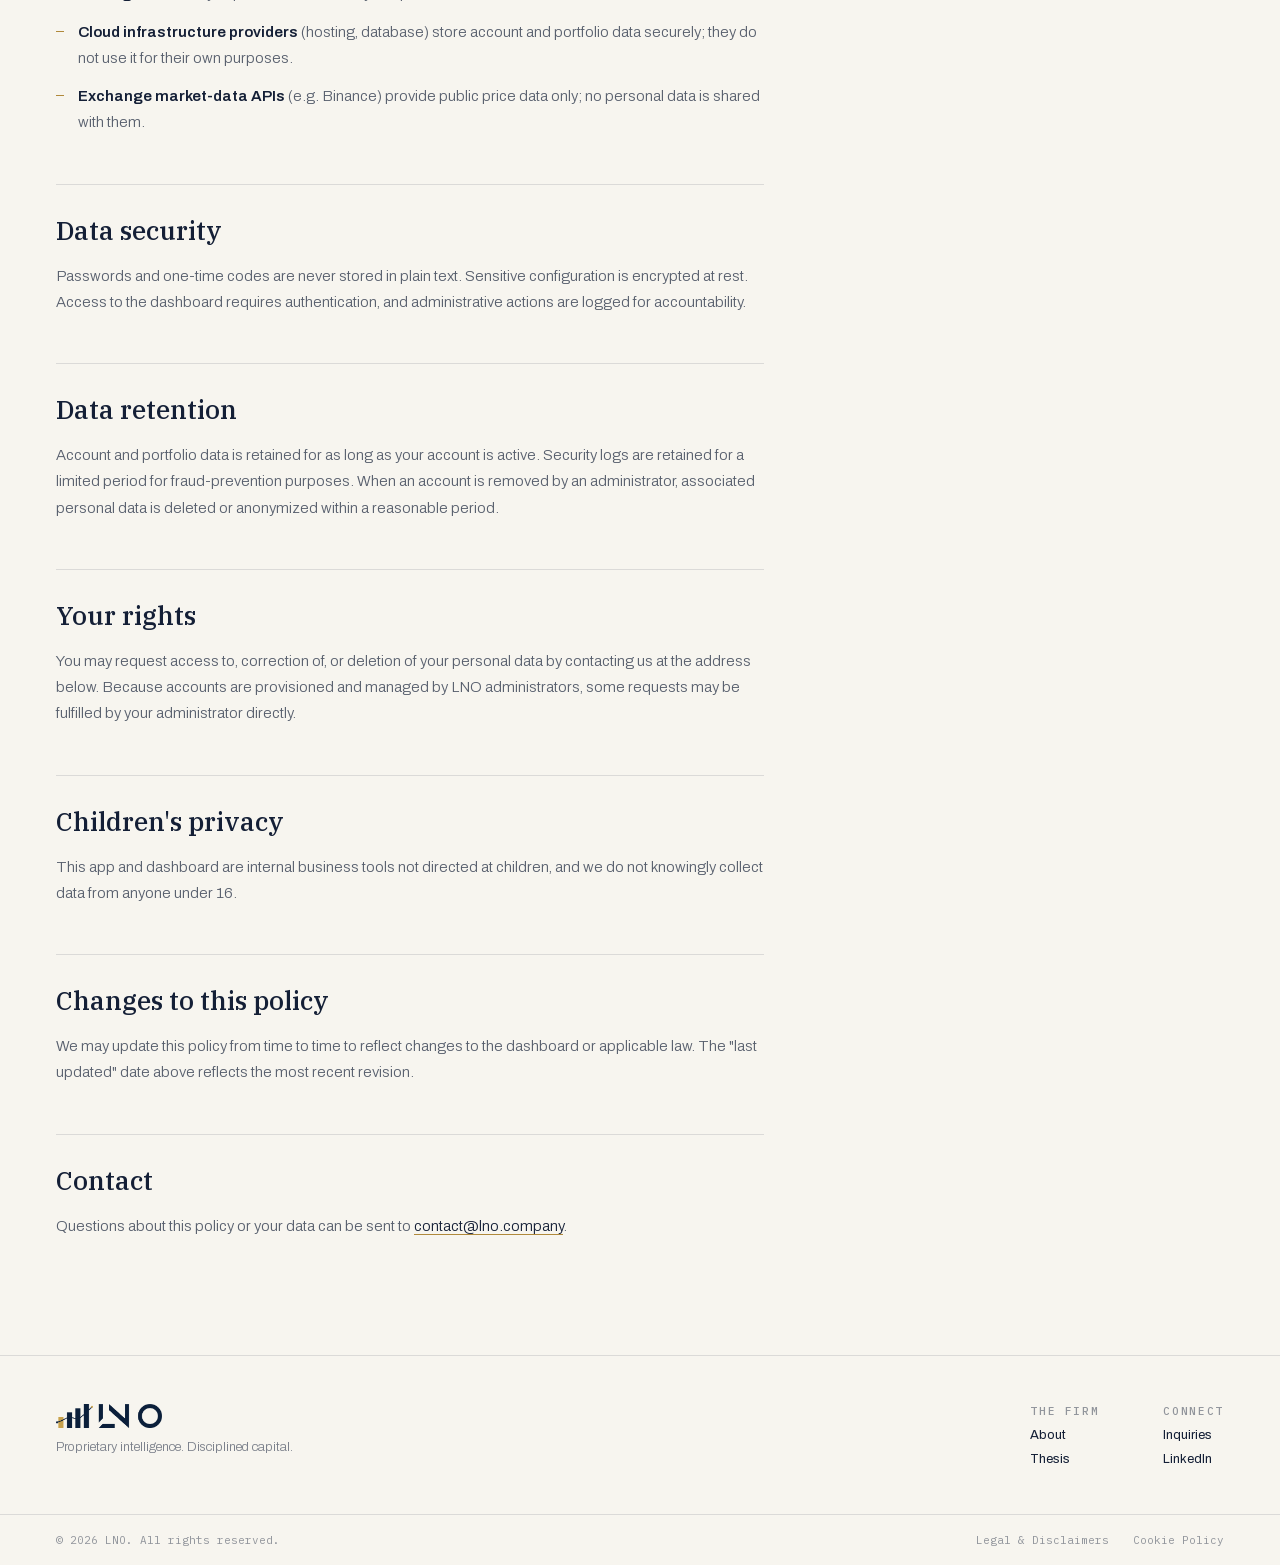
<file: privacy.html>
<!DOCTYPE html>
<html lang="en">
<head>
  <meta charset="UTF-8">
  <meta name="viewport" content="width=device-width, initial-scale=1.0">
  <title>LNO | Privacy Policy</title>
  <meta name="description" content="How LNO collects, uses, and protects data across the LNO Control Center dashboard and mobile app.">
  <link rel="icon" href="favicon.ico" sizes="any">
  <link rel="icon" type="image/svg+xml" href="assets/favicon.svg">
  <link rel="icon" type="image/png" sizes="32x32" href="assets/favicon-32x32.png">
  <link rel="icon" type="image/png" sizes="16x16" href="assets/favicon-16x16.png">
  <link rel="icon" type="image/png" sizes="96x96" href="assets/favicon-96x96.png">
  <link rel="apple-touch-icon" sizes="180x180" href="assets/apple-touch-icon.png">
  <meta name="theme-color" content="#F7F5EF">
  <link rel="stylesheet" href="fonts.css">
  <link rel="stylesheet" href="style.css">
</head>
<body>

  <nav class="nav" id="nav">
    <a href="index.html" class="nav__logo"><img src="assets/lno-logo.png" alt="LNO"></a>
    <div class="nav__right" id="navRight">
      <ul class="nav__links">
        <li><a href="index.html"    class="nav__link" data-i18n="nav.home">HOME</a></li>
        <li><a href="firm.html"     class="nav__link" data-i18n="nav.firm">THE FIRM</a></li>
        <li><a href="thesis.html"   class="nav__link" data-i18n="nav.thesis">THESIS</a></li>
        <li><a href="contact.html"  class="nav__link" data-i18n="nav.contact">CONTACT</a></li>
      </ul>
      <div class="nav__lang">
        <button class="nav__lang-btn" data-lang-btn="en">EN</button>
        <button class="nav__lang-btn" data-lang-btn="fr">FR</button>
        <button class="nav__lang-btn" data-lang-btn="es">ES</button>
        <button class="nav__lang-btn" data-lang-btn="de">DE</button>
      </div>
    </div>
    <button class="nav__hamburger" id="hamburger" aria-label="Menu" aria-expanded="false">
      <span></span><span></span><span></span>
    </button>
  </nav>

  <!-- PAGE HERO -->
  <section class="page-hero">
    <div class="page-hero__bg" aria-hidden="true">
      <svg width="100%" height="100%" viewBox="0 0 1240 620" preserveAspectRatio="xMaxYMid slice" style="display:block;animation:lnoDrift 22s ease-in-out infinite">
        <polyline points="620,540 760,500 900,520 1040,430 1180,460 1320,340" fill="none" stroke="#141F36" stroke-opacity=".12" stroke-width="2" stroke-dasharray="1400" stroke-dashoffset="1400" style="animation:lnoDraw 14s linear infinite"/>
        <polyline points="620,470 780,430 920,460 1060,340 1200,380 1340,240" fill="none" stroke="#141F36" stroke-opacity=".08" stroke-width="2" stroke-dasharray="1400" stroke-dashoffset="1400" style="animation:lnoDraw 14s linear infinite;animation-delay:-5s"/>
        <polyline points="620,400 800,360 940,390 1080,260 1220,310 1360,150" fill="none" stroke="#141F36" stroke-opacity=".05" stroke-width="2" stroke-dasharray="1400" stroke-dashoffset="1400" style="animation:lnoDraw 14s linear infinite;animation-delay:-9s"/>
        <circle cx="1180" cy="460" r="5" fill="#C9A24C" style="animation:lnoPulse 6s ease-in-out infinite"/>
        <circle cx="1060" cy="340" r="4" fill="#C9A24C" style="animation:lnoPulse 6s ease-in-out infinite;animation-delay:-3s"/>
      </svg>
    </div>
    <div class="page-hero__content fade-in">
      <h1 class="page-hero__h1">Privacy Policy.</h1>
      <p class="page-hero__lead">How LNO collects, uses, and protects data across the LNO Control Center dashboard and mobile app.</p>
    </div>
  </section>

  <!-- LEGAL BODY -->
  <section class="legal">
    <p class="legal__updated">Last updated July 2026</p>

    <h2>Who this applies to</h2>
    <p>This policy covers the <strong>LNO Control Center</strong> web dashboard (cc.lno.company) and its companion iOS app. Both are private, internal tools used by LNO staff and, on a limited read-only basis, by LNO shareholders. They are not available to the general public. Access requires an account created by an LNO administrator.</p>

    <h2>What we collect</h2>
    <p>We collect the minimum data needed to operate the dashboard securely:</p>
    <ul>
      <li><strong>Account identity</strong>: your name and email address, obtained either via "Sign in with Google" (restricted to @lno.company accounts) or, for external shareholders, an emailed one-time sign-in code.</li>
      <li><strong>Portfolio data</strong>: the trading positions, fund allocations, equity history, and alerts your account is permitted to view. This data belongs to LNO and is not personal data about you.</li>
      <li><strong>Security logs</strong>: sign-in timestamps, IP address, and device/browser information, used to detect suspicious activity and lock accounts after repeated failed sign-ins.</li>
      <li><strong>Push notification token</strong>: if you enable alerts on the iOS app, a device token is registered with our notification provider so we can deliver them. You can disable this at any time in Settings.</li>
      <li><strong>Preferences</strong>: display settings such as language and saved filters, stored locally on your device.</li>
    </ul>

    <h2>What we don't do</h2>
    <p>We do not sell, rent, or share your data with third parties for advertising or marketing. We do not track you across other apps or websites. The iOS app does not collect data beyond what is described here, and does not use analytics or advertising SDKs.</p>

    <h2>Third-party services we rely on</h2>
    <p>To operate the dashboard, limited data passes through the following processors, strictly for the purposes described:</p>
    <ul>
      <li><strong>Google</strong>: identity verification for @lno.company sign-in ("Sign in with Google").</li>
      <li><strong>OneSignal</strong>: delivery of push notifications, if you opt in.</li>
      <li><strong>Cloud infrastructure providers</strong> (hosting, database) store account and portfolio data securely; they do not use it for their own purposes.</li>
      <li><strong>Exchange market-data APIs</strong> (e.g. Binance) provide public price data only; no personal data is shared with them.</li>
    </ul>

    <h2>Data security</h2>
    <p>Passwords and one-time codes are never stored in plain text. Sensitive configuration is encrypted at rest. Access to the dashboard requires authentication, and administrative actions are logged for accountability.</p>

    <h2>Data retention</h2>
    <p>Account and portfolio data is retained for as long as your account is active. Security logs are retained for a limited period for fraud-prevention purposes. When an account is removed by an administrator, associated personal data is deleted or anonymized within a reasonable period.</p>

    <h2>Your rights</h2>
    <p>You may request access to, correction of, or deletion of your personal data by contacting us at the address below. Because accounts are provisioned and managed by LNO administrators, some requests may be fulfilled by your administrator directly.</p>

    <h2>Children's privacy</h2>
    <p>This app and dashboard are internal business tools not directed at children, and we do not knowingly collect data from anyone under 16.</p>

    <h2>Changes to this policy</h2>
    <p>We may update this policy from time to time to reflect changes to the dashboard or applicable law. The "last updated" date above reflects the most recent revision.</p>

    <h2>Contact</h2>
    <p>Questions about this policy or your data can be sent to <a href="mailto:contact@lno.company">contact@lno.company</a>.</p>
  </section>

  <!-- FOOTER -->
  <footer class="footer">
    <div class="footer__main">
      <div class="footer__brand">
        <a href="index.html" class="footer__brand-logo"><img src="assets/lno-logo.png" alt="LNO"></a>
        <p class="footer__tagline" data-i18n="footer.tagline">Proprietary intelligence. Disciplined capital.</p>
      </div>
      <nav class="footer__nav" aria-label="Footer navigation">
        <div class="footer__col">
          <p class="footer__col-label" data-i18n="footer.firmLabel">THE FIRM</p>
          <a href="firm.html"     class="footer__link" data-i18n="footer.about">About</a>
          <a href="thesis.html"   class="footer__link" data-i18n="footer.thesisLink">Thesis</a>
        </div>
        <div class="footer__col">
          <p class="footer__col-label" data-i18n="footer.connectLabel">CONNECT</p>
          <a href="contact.html" class="footer__link" data-i18n="footer.inquiries">Inquiries</a>
          <a href="https://www.linkedin.com/company/wearelno/" class="footer__link" target="_blank" rel="noopener" data-i18n="footer.linkedin">LinkedIn</a>
        </div>
      </nav>
    </div>
    <div class="footer__bottom">
      <span data-i18n="footer.copyright">© 2026 LNO. All rights reserved.</span>
      <div class="footer__legal">
        <a href="privacy.html" data-i18n="footer.legal">Legal &amp; Disclaimers</a>
        <a href="cookies.html" data-i18n="footer.cookie">Cookie Policy</a>
      </div>
    </div>
  </footer>

  <script src="script.js"></script>
</body>
</html>
</file>
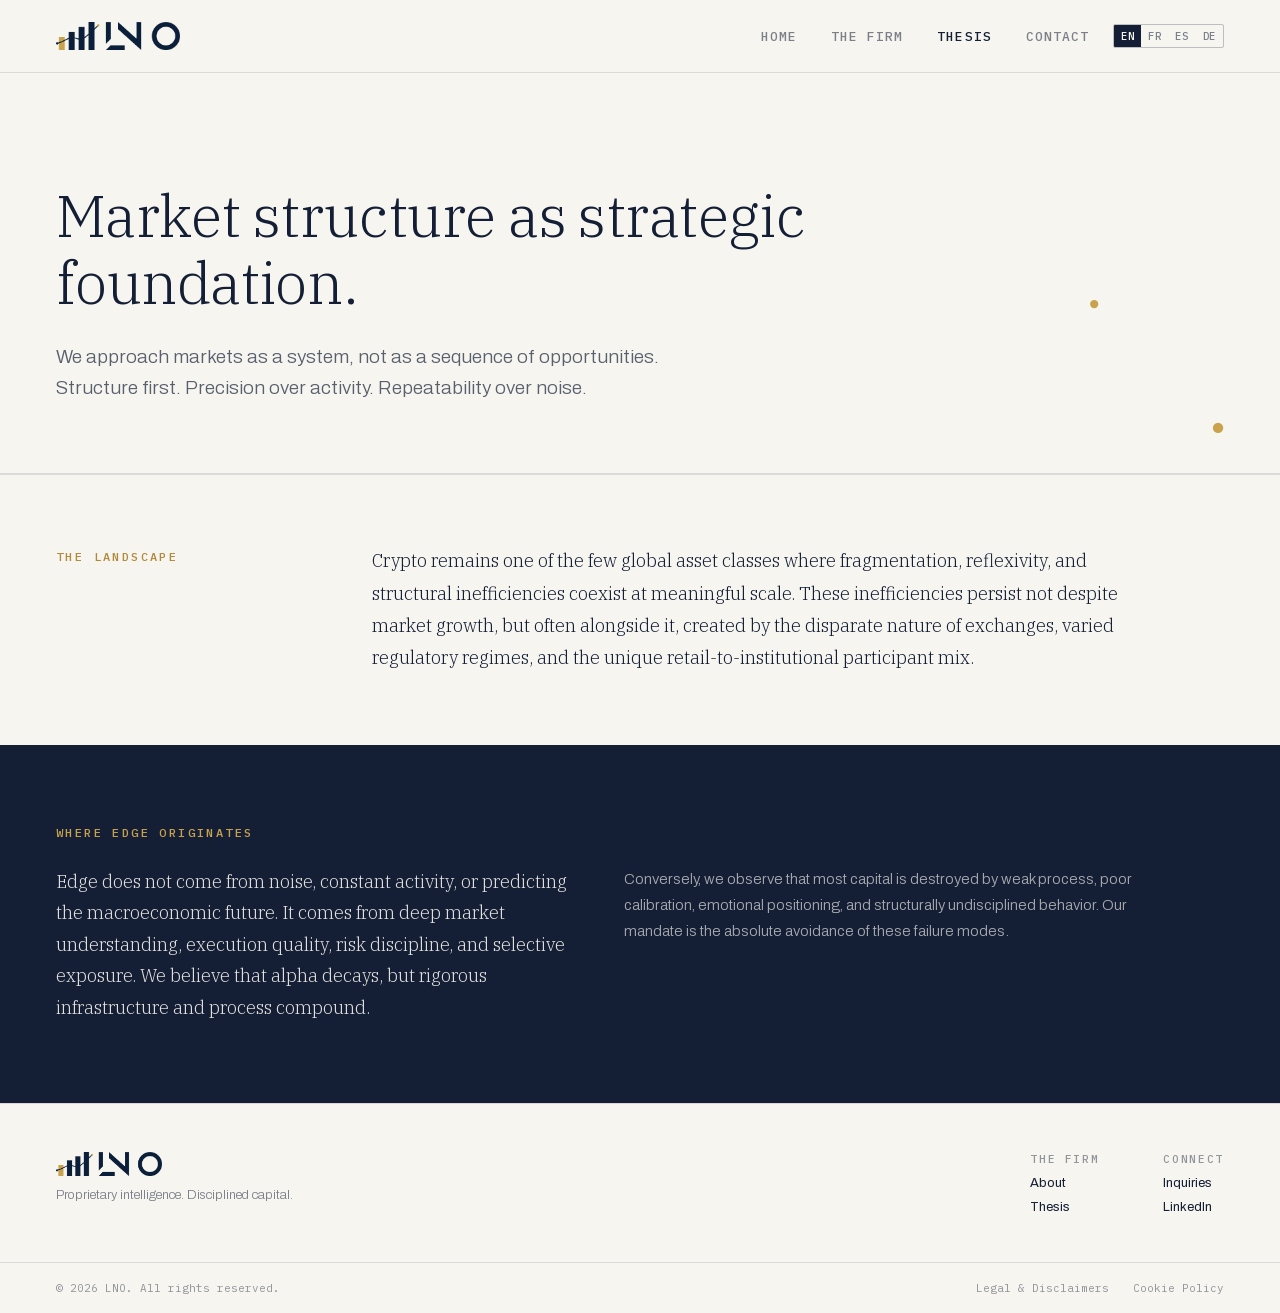
<file: thesis.html>
<!DOCTYPE html>
<html lang="en">
<head>
  <meta charset="UTF-8">
  <meta name="viewport" content="width=device-width, initial-scale=1.0">
  <title>LNO | Thesis</title>
  <meta name="description" content="Crypto remains one of the few global asset classes where fragmentation, reflexivity, and structural inefficiencies coexist at meaningful scale.">
  <link rel="icon" href="favicon.ico" sizes="any">
  <link rel="icon" type="image/svg+xml" href="assets/favicon.svg">
  <link rel="icon" type="image/png" sizes="32x32" href="assets/favicon-32x32.png">
  <link rel="icon" type="image/png" sizes="16x16" href="assets/favicon-16x16.png">
  <link rel="icon" type="image/png" sizes="96x96" href="assets/favicon-96x96.png">
  <link rel="apple-touch-icon" sizes="180x180" href="assets/apple-touch-icon.png">
  <meta name="theme-color" content="#F7F5EF">
  <link rel="stylesheet" href="fonts.css">
  <link rel="stylesheet" href="style.css">
</head>
<body>

  <nav class="nav" id="nav">
    <a href="index.html" class="nav__logo"><img src="assets/lno-logo.png" alt="LNO"></a>
    <div class="nav__right" id="navRight">
      <ul class="nav__links">
        <li><a href="index.html"    class="nav__link" data-i18n="nav.home">HOME</a></li>
        <li><a href="firm.html"     class="nav__link" data-i18n="nav.firm">THE FIRM</a></li>
        <li><a href="thesis.html"   class="nav__link nav__link--active" data-i18n="nav.thesis">THESIS</a></li>
        <li><a href="contact.html"  class="nav__link" data-i18n="nav.contact">CONTACT</a></li>
      </ul>
      <div class="nav__lang">
        <button class="nav__lang-btn" data-lang-btn="en">EN</button>
        <button class="nav__lang-btn" data-lang-btn="fr">FR</button>
        <button class="nav__lang-btn" data-lang-btn="es">ES</button>
        <button class="nav__lang-btn" data-lang-btn="de">DE</button>
      </div>
    </div>
    <button class="nav__hamburger" id="hamburger" aria-label="Menu" aria-expanded="false">
      <span></span><span></span><span></span>
    </button>
  </nav>

  <!-- PAGE HERO -->
  <section class="page-hero">
    <div class="page-hero__bg" aria-hidden="true">
      <svg width="100%" height="100%" viewBox="0 0 1240 620" preserveAspectRatio="xMaxYMid slice" style="display:block;animation:lnoDrift 22s ease-in-out infinite">
        <polyline points="620,540 760,500 900,520 1040,430 1180,460 1320,340" fill="none" stroke="#141F36" stroke-opacity=".12" stroke-width="2" stroke-dasharray="1400" stroke-dashoffset="1400" style="animation:lnoDraw 14s linear infinite"/>
        <polyline points="620,470 780,430 920,460 1060,340 1200,380 1340,240" fill="none" stroke="#141F36" stroke-opacity=".08" stroke-width="2" stroke-dasharray="1400" stroke-dashoffset="1400" style="animation:lnoDraw 14s linear infinite;animation-delay:-5s"/>
        <polyline points="620,400 800,360 940,390 1080,260 1220,310 1360,150" fill="none" stroke="#141F36" stroke-opacity=".05" stroke-width="2" stroke-dasharray="1400" stroke-dashoffset="1400" style="animation:lnoDraw 14s linear infinite;animation-delay:-9s"/>
        <circle cx="1180" cy="460" r="5" fill="#C9A24C" style="animation:lnoPulse 6s ease-in-out infinite"/>
        <circle cx="1060" cy="340" r="4" fill="#C9A24C" style="animation:lnoPulse 6s ease-in-out infinite;animation-delay:-3s"/>
      </svg>
    </div>
    <div class="page-hero__content fade-in">
      <h1 class="page-hero__h1" data-i18n="thesis.title">Market structure as strategic foundation.</h1>
      <p class="page-hero__lead" data-i18n="thesis.lead">We approach markets as a system, not as a sequence of opportunities. Structure first. Precision over activity. Repeatability over noise.</p>
    </div>
  </section>

  <!-- THE LANDSCAPE -->
  <section class="text-section">
    <p class="text-section__label" data-i18n="thesis.landscapeLabel">THE LANDSCAPE</p>
    <p class="text-section__body fade-in" data-i18n="thesis.landscapeBody">Crypto remains one of the few global asset classes where fragmentation, reflexivity, and structural inefficiencies coexist at meaningful scale. These inefficiencies persist not despite market growth, but often alongside it, created by the disparate nature of exchanges, varied regulatory regimes, and the unique retail-to-institutional participant mix.</p>
  </section>

  <!-- WHERE EDGE ORIGINATES -->
  <section class="edge-band">
    <p class="edge-band__kicker" data-i18n="thesis.edgeLabel">WHERE EDGE ORIGINATES</p>
    <div class="edge-band__grid">
      <p class="edge-band__p1 fade-in" data-i18n="thesis.edgeBody1">Edge does not come from noise, constant activity, or predicting the macroeconomic future. It comes from deep market understanding, execution quality, risk discipline, and selective exposure. We believe that alpha decays, but rigorous infrastructure and process compound.</p>
      <p class="edge-band__p2 fade-in" style="--delay:.1s" data-i18n="thesis.edgeBody2">Conversely, we observe that most capital is destroyed by weak process, poor calibration, emotional positioning, and structurally undisciplined behavior. Our mandate is the absolute avoidance of these failure modes.</p>
    </div>
  </section>

  <!-- FOOTER -->
  <footer class="footer">
    <div class="footer__main">
      <div class="footer__brand">
        <a href="index.html" class="footer__brand-logo"><img src="assets/lno-logo.png" alt="LNO"></a>
        <p class="footer__tagline" data-i18n="footer.tagline">Proprietary intelligence. Disciplined capital.</p>
      </div>
      <nav class="footer__nav" aria-label="Footer navigation">
        <div class="footer__col">
          <p class="footer__col-label" data-i18n="footer.firmLabel">THE FIRM</p>
          <a href="firm.html"     class="footer__link" data-i18n="footer.about">About</a>
          <a href="thesis.html"   class="footer__link" data-i18n="footer.thesisLink">Thesis</a>
        </div>
        <div class="footer__col">
          <p class="footer__col-label" data-i18n="footer.connectLabel">CONNECT</p>
          <a href="contact.html" class="footer__link" data-i18n="footer.inquiries">Inquiries</a>
          <a href="https://www.linkedin.com/company/wearelno/" class="footer__link" target="_blank" rel="noopener" data-i18n="footer.linkedin">LinkedIn</a>
        </div>
      </nav>
    </div>
    <div class="footer__bottom">
      <span data-i18n="footer.copyright">© 2026 LNO. All rights reserved.</span>
      <div class="footer__legal">
        <a href="privacy.html" data-i18n="footer.legal">Legal &amp; Disclaimers</a>
        <a href="cookies.html" data-i18n="footer.cookie">Cookie Policy</a>
      </div>
    </div>
  </footer>

  <script src="script.js"></script>
</body>
</html>
</file>
<file: fonts.css>
/* ─── SELF-HOSTED FONTS ────────────────────── */
/* IBM Plex Serif & Mono: SIL Open Font License 1.1 */
/* Archivo: SIL Open Font License 1.1 */

@font-face {
  font-family: 'IBM Plex Serif';
  font-style: italic;
  font-weight: 300;
  font-display: swap;
  src: url('assets/fonts/IBMPlexSerif-300italic-latin.woff2') format('woff2');
  unicode-range: U+0000-00FF, U+0131, U+0152-0153, U+02BB-02BC, U+02C6, U+02DA, U+02DC, U+0304, U+0308, U+0329, U+2000-206F, U+20AC, U+2122, U+2191, U+2193, U+2212, U+2215, U+FEFF, U+FFFD;
}
@font-face {
  font-family: 'IBM Plex Serif';
  font-style: normal;
  font-weight: 300;
  font-display: swap;
  src: url('assets/fonts/IBMPlexSerif-300-latin.woff2') format('woff2');
  unicode-range: U+0000-00FF, U+0131, U+0152-0153, U+02BB-02BC, U+02C6, U+02DA, U+02DC, U+0304, U+0308, U+0329, U+2000-206F, U+20AC, U+2122, U+2191, U+2193, U+2212, U+2215, U+FEFF, U+FFFD;
}
@font-face {
  font-family: 'IBM Plex Serif';
  font-style: normal;
  font-weight: 400;
  font-display: swap;
  src: url('assets/fonts/IBMPlexSerif-400-latin.woff2') format('woff2');
  unicode-range: U+0000-00FF, U+0131, U+0152-0153, U+02BB-02BC, U+02C6, U+02DA, U+02DC, U+0304, U+0308, U+0329, U+2000-206F, U+20AC, U+2122, U+2191, U+2193, U+2212, U+2215, U+FEFF, U+FFFD;
}
@font-face {
  font-family: 'IBM Plex Serif';
  font-style: normal;
  font-weight: 500;
  font-display: swap;
  src: url('assets/fonts/IBMPlexSerif-500-latin.woff2') format('woff2');
  unicode-range: U+0000-00FF, U+0131, U+0152-0153, U+02BB-02BC, U+02C6, U+02DA, U+02DC, U+0304, U+0308, U+0329, U+2000-206F, U+20AC, U+2122, U+2191, U+2193, U+2212, U+2215, U+FEFF, U+FFFD;
}
@font-face {
  font-family: 'IBM Plex Mono';
  font-style: normal;
  font-weight: 400;
  font-display: swap;
  src: url('assets/fonts/IBMPlexMono-400-latin.woff2') format('woff2');
  unicode-range: U+0000-00FF, U+0131, U+0152-0153, U+02BB-02BC, U+02C6, U+02DA, U+02DC, U+0304, U+0308, U+0329, U+2000-206F, U+20AC, U+2122, U+2191, U+2193, U+2212, U+2215, U+FEFF, U+FFFD;
}
@font-face {
  font-family: 'IBM Plex Mono';
  font-style: normal;
  font-weight: 500;
  font-display: swap;
  src: url('assets/fonts/IBMPlexMono-500-latin.woff2') format('woff2');
  unicode-range: U+0000-00FF, U+0131, U+0152-0153, U+02BB-02BC, U+02C6, U+02DA, U+02DC, U+0304, U+0308, U+0329, U+2000-206F, U+20AC, U+2122, U+2191, U+2193, U+2212, U+2215, U+FEFF, U+FFFD;
}
@font-face {
  font-family: 'Archivo';
  font-style: normal;
  font-weight: 300;
  font-display: swap;
  src: url('assets/fonts/Archivo-300-latin.woff2') format('woff2');
  unicode-range: U+0000-00FF, U+0131, U+0152-0153, U+02BB-02BC, U+02C6, U+02DA, U+02DC, U+0304, U+0308, U+0329, U+2000-206F, U+20AC, U+2122, U+2191, U+2193, U+2212, U+2215, U+FEFF, U+FFFD;
}
@font-face {
  font-family: 'Archivo';
  font-style: normal;
  font-weight: 400;
  font-display: swap;
  src: url('assets/fonts/Archivo-400-latin.woff2') format('woff2');
  unicode-range: U+0000-00FF, U+0131, U+0152-0153, U+02BB-02BC, U+02C6, U+02DA, U+02DC, U+0304, U+0308, U+0329, U+2000-206F, U+20AC, U+2122, U+2191, U+2193, U+2212, U+2215, U+FEFF, U+FFFD;
}
@font-face {
  font-family: 'Archivo';
  font-style: normal;
  font-weight: 600;
  font-display: swap;
  src: url('assets/fonts/Archivo-600-latin.woff2') format('woff2');
  unicode-range: U+0000-00FF, U+0131, U+0152-0153, U+02BB-02BC, U+02C6, U+02DA, U+02DC, U+0304, U+0308, U+0329, U+2000-206F, U+20AC, U+2122, U+2191, U+2193, U+2212, U+2215, U+FEFF, U+FFFD;
}
</file>
<file: style.css>
/* ===== TOKENS ===== */
:root {
  --bg: #F7F5EF;
  --navy: #141F36;
  --gold: #B0893B;
  --gold-dk: #C9A24C;
  --text-70: rgba(20,31,54,.7);
  --text-65: rgba(20,31,54,.65);
  --text-55: rgba(20,31,54,.55);
  --text-45: rgba(20,31,54,.45);
  --on-dark: #F7F5EF;
  --on-dark-90: rgba(247,245,239,.9);
  --on-dark-70: rgba(247,245,239,.7);
  --on-dark-65: rgba(247,245,239,.65);
  --on-dark-85: rgba(247,245,239,.85);
  --hairline: rgba(20,31,54,.12);
  --gutter: 56px;
  --font-serif: 'IBM Plex Serif', Georgia, serif;
  --font-mono: 'IBM Plex Mono', 'Courier New', monospace;
  --font-sans: 'Archivo', -apple-system, BlinkMacSystemFont, sans-serif;
}

/* ===== RESET ===== */
*, *::before, *::after { box-sizing: border-box; margin: 0; padding: 0; }
html { scroll-behavior: smooth; -webkit-text-size-adjust: 100%; }
body { background: var(--bg); color: var(--navy); font-family: var(--font-sans); font-weight: 300; -webkit-font-smoothing: antialiased; }
a { cursor: pointer; }
ul, ol { list-style: none; }
img { display: block; max-width: 100%; }
button { font-family: inherit; }

/* ===== KEYFRAMES ===== */
@keyframes lnoDraw {
  0% { stroke-dashoffset: 1400; }
  55%, 100% { stroke-dashoffset: 0; }
}
@keyframes lnoDrift {
  0%, 100% { transform: translate(0, 0); }
  50% { transform: translate(-40px, 14px); }
}
@keyframes lnoPulse {
  0%, 100% { opacity: .5; transform: scale(1); }
  50% { opacity: 1; transform: scale(1.5); }
}
@keyframes lnoMarquee {
  from { transform: translateX(0); }
  to { transform: translateX(-50%); }
}
@media (prefers-reduced-motion: reduce) {
  *, *::before, *::after { animation-duration: .01ms !important; transition-duration: .01ms !important; }
}

/* ===== FADE-IN ===== */
.fade-in { opacity: 0; transform: translateY(18px); transition: opacity .6s ease, transform .6s ease; transition-delay: var(--delay, 0s); }
.fade-in.visible { opacity: 1; transform: none; }

/* ===== NAV ===== */
.nav {
  position: sticky; top: 0; z-index: 20;
  display: flex; align-items: center; justify-content: space-between;
  padding: 22px var(--gutter);
  border-bottom: 1px solid var(--hairline);
  background: rgba(247,245,239,.92);
  backdrop-filter: blur(6px); -webkit-backdrop-filter: blur(6px);
}
.nav__logo img { height: 28px; }
.nav__right { display: flex; align-items: center; }
.nav__links { display: flex; align-items: center; gap: 34px; font: 500 13px var(--font-mono); letter-spacing: .08em; }
.nav__link { text-decoration: none; color: var(--text-55); transition: color .2s; }
.nav__link:hover, .nav__link--active { color: var(--navy); }
.nav__lang { display: flex; border: 1px solid rgba(20,31,54,.25); border-radius: 2px; overflow: hidden; margin-left: 24px; }
.nav__lang-btn {
  padding: 4px 7px; font: 500 10.5px var(--font-mono); color: var(--text-55);
  background: transparent; border: none; cursor: pointer;
  transition: background .15s, color .15s; letter-spacing: .06em;
}
.nav__lang-btn--active { background: var(--navy); color: var(--on-dark); }
.nav__hamburger { display: none; flex-direction: column; gap: 5px; background: none; border: none; cursor: pointer; padding: 4px; }
.nav__hamburger span { display: block; width: 22px; height: 1.5px; background: var(--navy); transition: transform .25s, opacity .25s; }
.nav__hamburger[aria-expanded="true"] span:nth-child(1) { transform: translateY(6.5px) rotate(45deg); }
.nav__hamburger[aria-expanded="true"] span:nth-child(2) { opacity: 0; }
.nav__hamburger[aria-expanded="true"] span:nth-child(3) { transform: translateY(-6.5px) rotate(-45deg); }

/* ===== BG LINES (shared hero animation) ===== */
.hero__bg, .page-hero__bg { position: absolute; inset: 0; pointer-events: none; overflow: hidden; }
.hero__bg svg, .page-hero__bg svg { width: 100%; height: 100%; }

/* ===== HERO (home) ===== */
.hero { position: relative; overflow: hidden; padding: 110px var(--gutter) 90px; }
.hero__content { position: relative; max-width: 840px; }
.hero__kicker { font: 500 12px var(--font-mono); letter-spacing: .22em; color: var(--gold); text-transform: uppercase; margin-bottom: 28px; }
.hero__h1 { font: 300 74px/1.08 var(--font-serif); letter-spacing: -.01em; margin-bottom: 30px; }
.hero__sub { font: 300 20px/1.6 var(--font-sans); color: var(--text-70); max-width: 560px; margin-bottom: 44px; }
.hero__ctas { display: flex; align-items: center; gap: 24px; flex-wrap: wrap; }
.hero__scroll-lbl { font: 400 12px var(--font-mono); color: var(--text-45); letter-spacing: .12em; }

/* ===== PAGE HERO (inner pages) ===== */
.page-hero { position: relative; overflow: hidden; padding: 110px var(--gutter) 70px; border-bottom: 1px solid var(--hairline); }
.page-hero__content { position: relative; max-width: 840px; }
.page-hero__h1 { font: 300 58px/1.15 var(--font-serif); letter-spacing: -.01em; margin-bottom: 26px; }
.page-hero__lead { font: 300 19px/1.6 var(--font-sans); color: var(--text-70); max-width: 640px; }
.page-hero__stats { display: flex; gap: 64px; margin-top: 40px; }
.phstat__val { font: 300 44px var(--font-serif); }
.phstat__label { font: 400 13px var(--font-sans); color: var(--text-55); margin-top: 6px; }

/* Contact page: centered hero content */
.page-hero--center .page-hero__content { margin: 0 auto; text-align: center; max-width: 680px; }
.page-hero--center { padding-top: 120px; padding-bottom: 100px; }
.page-hero--center .page-hero__lead { max-width: 600px; margin: 0 auto 48px; }

/* ===== BUTTONS ===== */
.btn-primary {
  display: inline-block; padding: 15px 32px;
  background: var(--navy); color: var(--on-dark);
  font: 500 13px var(--font-mono); letter-spacing: .1em;
  text-decoration: none; transition: background .2s; white-space: nowrap;
}
.btn-primary:hover { background: var(--gold); }
.btn-outline {
  display: inline-block; padding: 15px 36px;
  border: 1px solid var(--navy); color: var(--navy);
  font: 500 13px var(--font-mono); letter-spacing: .1em;
  text-decoration: none; transition: background .2s, color .2s;
}
.btn-outline:hover { background: var(--navy); color: var(--on-dark); }

/* ===== MARQUEE ===== */
.marquee { border-top: 1px solid var(--hairline); border-bottom: 1px solid var(--hairline); padding: 14px 0; overflow: hidden; }
.marquee__track { display: flex; white-space: nowrap; width: max-content; animation: lnoMarquee 46s linear infinite; }
.marquee__text { font: 500 12px var(--font-mono); color: rgba(20,31,54,.5); letter-spacing: .18em; padding-right: 2em; }

/* ===== STATS (4-col) ===== */
.stats { padding: 80px var(--gutter); }
.stats__kicker { font: 500 12px var(--font-mono); letter-spacing: .2em; color: var(--gold); text-transform: uppercase; margin-bottom: 36px; }
.stats__grid { display: grid; grid-template-columns: repeat(4, 1fr); border-left: 1px solid var(--hairline); }
.stats__item { padding: 8px 32px; border-right: 1px solid var(--hairline); }
.stats__val { font: 300 54px var(--font-serif); }
.stats__lbl { font: 400 13px var(--font-sans); color: var(--text-55); margin-top: 8px; }


/* ===== TRIAD (home + firm) ===== */
.triad { padding: 0 var(--gutter) 80px; }
.triad__grid { display: grid; grid-template-columns: repeat(3, 1fr); border-top: 1px solid var(--gold); }
.triad__cell { padding: 44px 44px 0; }
.triad__cell + .triad__cell { border-left: 1px solid rgba(176,137,59,.35); }
.triad__cell:first-child { padding-left: 0; }
.triad__cell:last-child { padding-right: 0; }
.triad__icon { width: 34px; height: 34px; color: var(--gold); margin-bottom: 24px; }
.triad__item { font: 300 30px/1.2 var(--font-serif); letter-spacing: .06em; color: var(--navy); margin-bottom: 14px; }
.triad__body { font: 300 15px/1.7 var(--font-sans); color: var(--text-70); }

/* ===== NAVY BAND (home, thesis teaser) ===== */
.band { background: var(--navy); color: var(--on-dark); padding: 80px var(--gutter); display: grid; grid-template-columns: 1fr 1fr; gap: 72px; }
.band--single { grid-template-columns: 1fr; }
.band--single .band__body { max-width: 760px; }
.band__title { font: 300 40px var(--font-serif); margin-bottom: 20px; }
.band__body { font: 300 15px/1.75 var(--font-sans); color: var(--on-dark-70); margin-bottom: 28px; }
.band__link { font: 500 12px var(--font-mono); letter-spacing: .12em; color: var(--gold-dk); text-decoration: none; border-bottom: 1px solid var(--gold-dk); padding-bottom: 4px; transition: opacity .2s; }
.band__link:hover { opacity: .75; }

/* ===== CTA CENTERED (home) ===== */
.cta { padding: 100px var(--gutter); text-align: center; }
.cta__quote { font: 300 36px/1.4 var(--font-serif); max-width: 760px; margin: 0 auto 24px; }
.cta__quote em { font-style: italic; color: var(--gold); }
.cta__body { font: 300 15px/1.7 var(--font-sans); color: var(--text-65); max-width: 560px; margin: 0 auto 36px; }

/* ===== FOOTER ===== */
.footer { border-top: 1px solid var(--hairline); }
.footer__main { padding: 48px var(--gutter); display: flex; justify-content: space-between; align-items: flex-start; gap: 40px; }
.footer__brand-logo img { height: 24px; margin-bottom: 12px; }
.footer__tagline { font: 300 13px var(--font-sans); color: var(--text-55); }
.footer__nav { display: flex; gap: 64px; font: 400 13px var(--font-sans); }
.footer__col { display: flex; flex-direction: column; gap: 10px; }
.footer__col-label { font: 500 11px var(--font-mono); letter-spacing: .15em; color: var(--text-45); text-transform: uppercase; }
.footer__link { color: var(--navy); text-decoration: none; transition: opacity .2s; }
.footer__link:hover { opacity: .6; }
.footer__bottom { border-top: 1px solid var(--hairline); padding: 18px var(--gutter); display: flex; justify-content: space-between; align-items: center; font: 400 11px var(--font-mono); color: var(--text-45); }
.footer__legal { display: flex; gap: 24px; }
.footer__legal a { color: var(--text-45); text-decoration: none; transition: color .2s; }
.footer__legal a:hover { color: var(--navy); }

/* ===== IDENTITY (firm, label + body 2-col) ===== */
.identity { padding: 70px var(--gutter); border-top: 1px solid var(--hairline); display: grid; grid-template-columns: 260px 1fr; gap: 56px; }
.identity__label { font: 500 12px var(--font-mono); letter-spacing: .2em; color: var(--gold); text-transform: uppercase; padding-top: 4px; }
.identity__body { font: 300 18px/1.8 var(--font-serif); max-width: 760px; }

/* ===== CORE PRINCIPLES (firm, 2×2 no nums) ===== */

/* ===== NOT-DO BAND (firm, dark) ===== */
.not-do { background: var(--navy); color: var(--on-dark); padding: 80px var(--gutter); }
.not-do__kicker { font: 500 12px var(--font-mono); letter-spacing: .2em; color: var(--gold-dk); text-transform: uppercase; margin-bottom: 30px; }
.not-do__list { display: flex; flex-direction: column; gap: 22px; max-width: 760px; }
.not-do__item { font: 300 18px/1.6 var(--font-serif); color: var(--on-dark-85); }

/* ===== TEXT SECTION (thesis, label + body 2-col) ===== */
.text-section { padding: 70px var(--gutter); border-top: 1px solid var(--hairline); display: grid; grid-template-columns: 260px 1fr; gap: 56px; }
.text-section__label { font: 500 12px var(--font-mono); letter-spacing: .2em; color: var(--gold); text-transform: uppercase; padding-top: 4px; }
.text-section__body { font: 300 18px/1.8 var(--font-serif); max-width: 760px; }

/* ===== CARDS (thesis, 3-col) ===== */

/* ===== EDGE BAND (thesis, dark 2-col) ===== */
.edge-band { background: var(--navy); color: var(--on-dark); padding: 80px var(--gutter); }
.edge-band__kicker { font: 500 12px var(--font-mono); letter-spacing: .2em; color: var(--gold-dk); text-transform: uppercase; margin-bottom: 26px; }
.edge-band__grid { display: grid; grid-template-columns: 1fr 1fr; gap: 56px; max-width: 1080px; }
.edge-band__p1 { font: 300 18px/1.75 var(--font-serif); color: var(--on-dark-90); }
.edge-band__p2 { font: 300 15px/1.75 var(--font-sans); color: var(--on-dark-65); }

/* ===== CONTACT DIRECT ===== */
.contact-direct { text-align: center; }
.contact-direct__label { font: 500 12px var(--font-mono); letter-spacing: .2em; color: var(--gold); text-transform: uppercase; margin-bottom: 16px; }
.contact-direct__email { display: inline-block; font: 400 34px var(--font-serif); color: var(--navy); text-decoration: none; border-bottom: 1px solid var(--gold); padding-bottom: 6px; transition: opacity .2s; }
.contact-direct__email:hover { opacity: .7; }
.contact-direct__note { font: 300 14px/1.7 var(--font-sans); color: var(--text-55); max-width: 460px; margin: 28px auto 0; }

/* ===== RESPONSIVE ===== */
/* ===== LEGAL (privacy, cookies) ===== */
.legal { padding: 80px var(--gutter) 100px; max-width: 820px; }
.legal__updated { font: 400 12px var(--font-mono); letter-spacing: .12em; text-transform: uppercase; color: var(--gold); margin-bottom: 48px; }
.legal h2 { font: 500 26px var(--font-serif); margin: 48px 0 16px; padding-top: 28px; border-top: 1px solid var(--hairline); }
.legal h2:first-of-type { margin-top: 0; }
.legal p { font: 300 15px/1.75 var(--font-sans); color: var(--text-70); margin-bottom: 16px; }
.legal ul { margin: 0 0 16px; }
.legal li { font: 300 15px/1.75 var(--font-sans); color: var(--text-70); padding-left: 22px; margin-bottom: 12px; position: relative; }
.legal li::before { content: ''; position: absolute; left: 0; top: .8em; width: 8px; height: 1px; background: var(--gold); }
.legal strong { font-weight: 600; color: var(--navy); }
.legal a { color: var(--navy); text-decoration: none; border-bottom: 1px solid var(--gold); transition: color .2s; }
.legal a:hover { color: var(--gold); }

@media (max-width: 1024px) {
  :root { --gutter: 40px; }
  .hero__h1 { font-size: 56px; }
  .triad__cell { padding: 36px 28px 0; }
  .triad__item { font-size: 25px; }
  .stats__grid { grid-template-columns: repeat(2, 1fr); }
}
@media (max-width: 768px) {
  :root { --gutter: 24px; }
  .nav__right { display: none; position: absolute; top: 100%; left: 0; right: 0; flex-direction: column; align-items: flex-start; background: rgba(247,245,239,.98); border-bottom: 1px solid var(--hairline); padding: 20px var(--gutter); gap: 20px; z-index: 19; }
  .nav__right.nav--open { display: flex; }
  .nav__links { flex-direction: column; gap: 16px; }
  .nav__lang { margin-left: 0; }
  .nav__hamburger { display: flex; }
  .hero__h1 { font-size: 42px; }
  .triad__grid { grid-template-columns: 1fr; }
  .triad__cell { padding: 32px 0 0; }
  .triad__cell + .triad__cell { border-left: none; border-top: 1px solid rgba(176,137,59,.35); }
  .triad__item { font-size: 26px; }
  .hero__sub { font-size: 17px; }
  .page-hero__h1 { font-size: 36px; }
  .page-hero__lead { font-size: 16px; }
  .page-hero__stats { flex-direction: column; gap: 24px; }
  .stats__grid { grid-template-columns: repeat(2, 1fr); }
  .principles__grid, .core-principles__grid { grid-template-columns: 1fr; gap: 40px; }
  .band { grid-template-columns: 1fr; gap: 48px; }
  .cards__grid { grid-template-columns: 1fr; gap: 32px; }
  .edge-band__grid { grid-template-columns: 1fr; }
  .pillars-grid { grid-template-columns: 1fr 1fr; }
  .identity, .text-section { grid-template-columns: 1fr; gap: 16px; }
  .footer__main { flex-direction: column; gap: 32px; }
  .footer__nav { flex-direction: column; gap: 24px; }
  .footer__bottom { flex-direction: column; gap: 12px; text-align: center; }
  .footer__legal { flex-wrap: wrap; justify-content: center; }
  .cta__quote { font-size: 26px; }
  .contact-direct__email { font-size: 24px; }
}
@media (max-width: 480px) {
  .hero__h1 { font-size: 32px; }
  .page-hero__h1 { font-size: 28px; }
  .pillars-grid { grid-template-columns: 1fr; }
  .hero__ctas { flex-direction: column; align-items: flex-start; }
}
</file>
